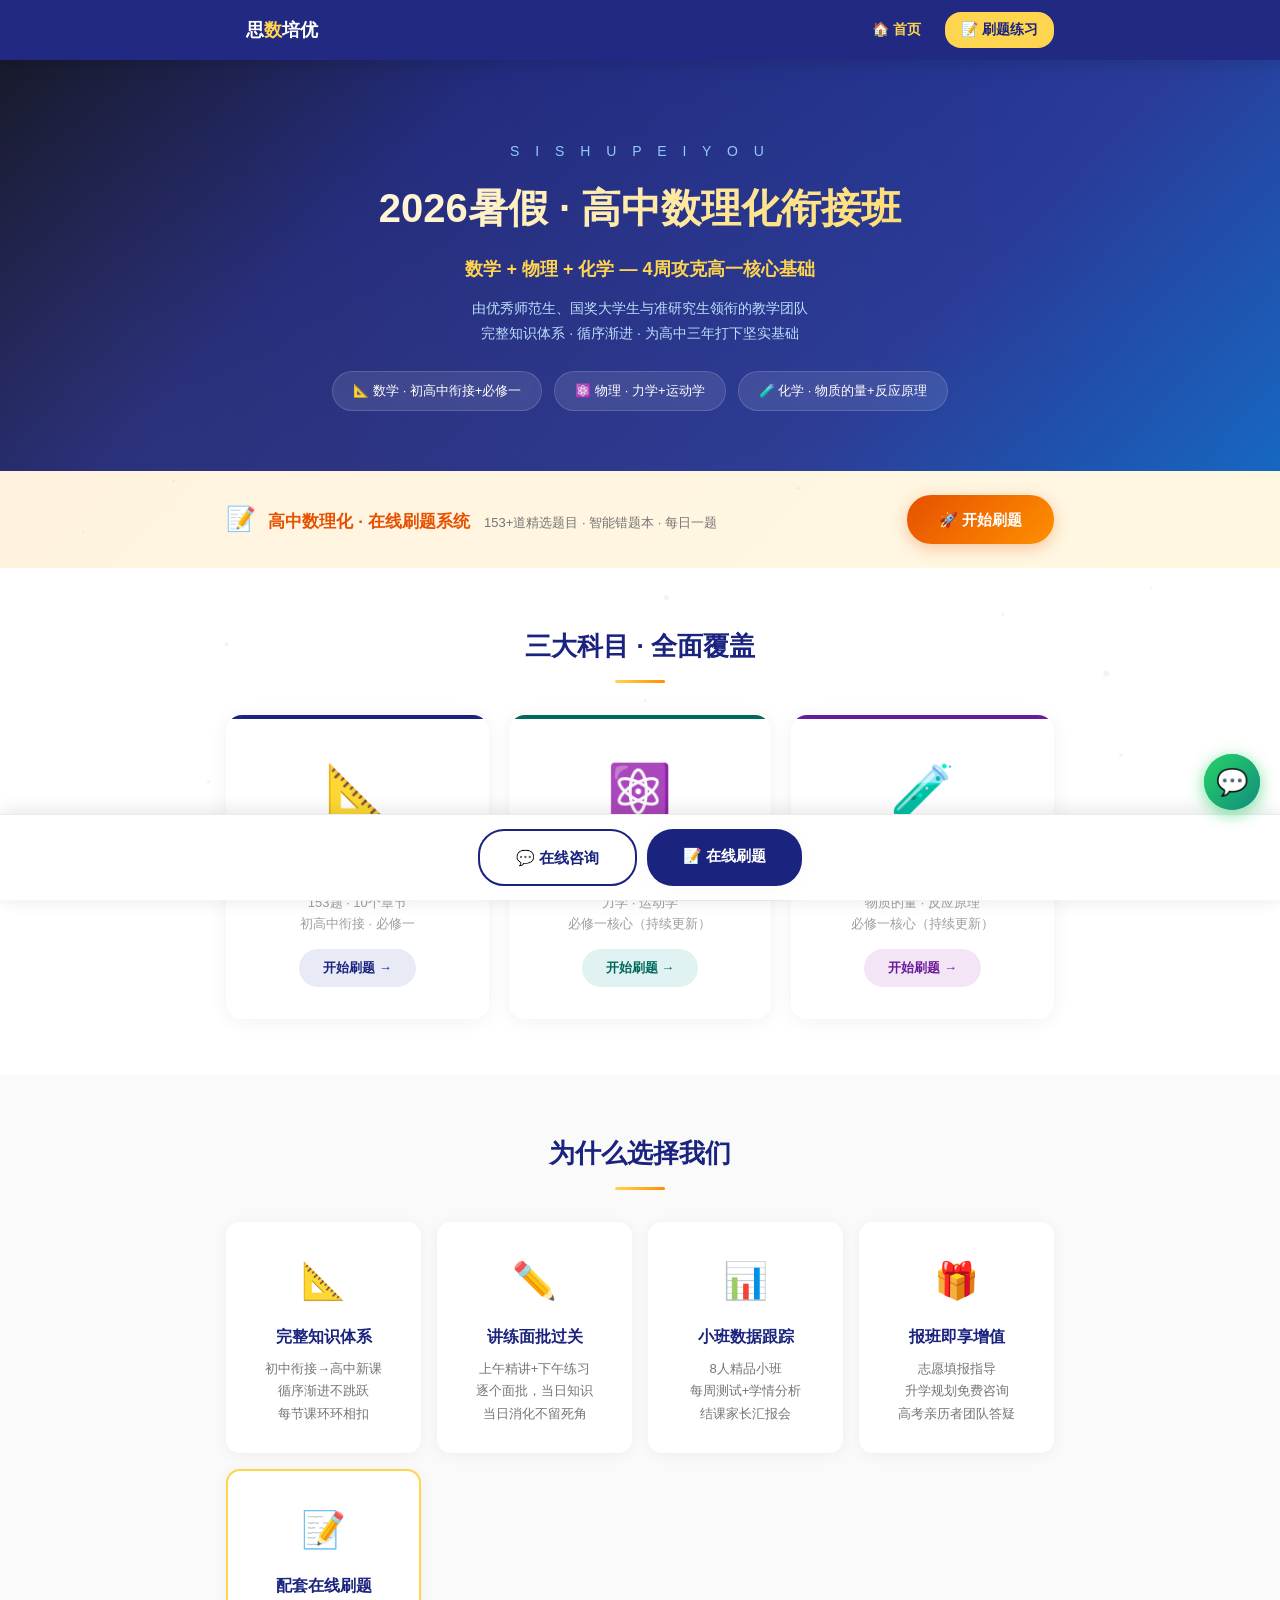
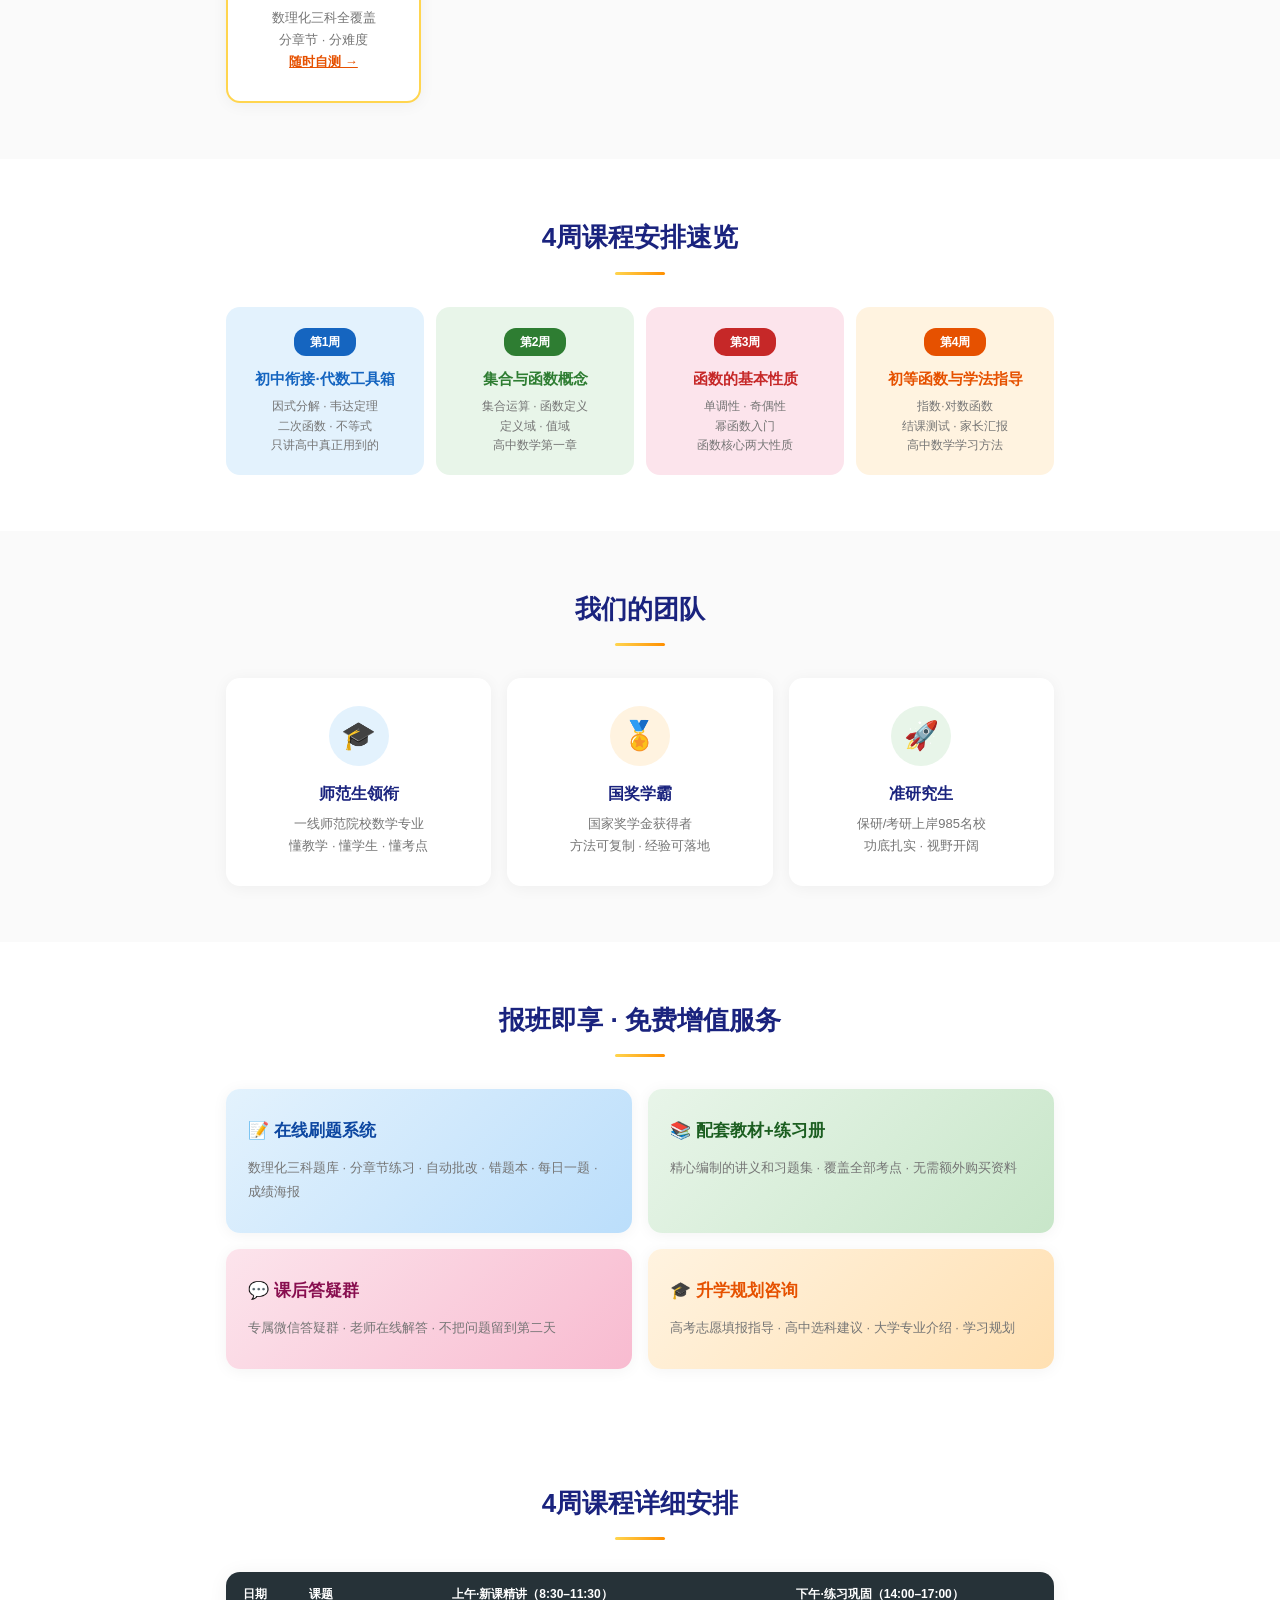
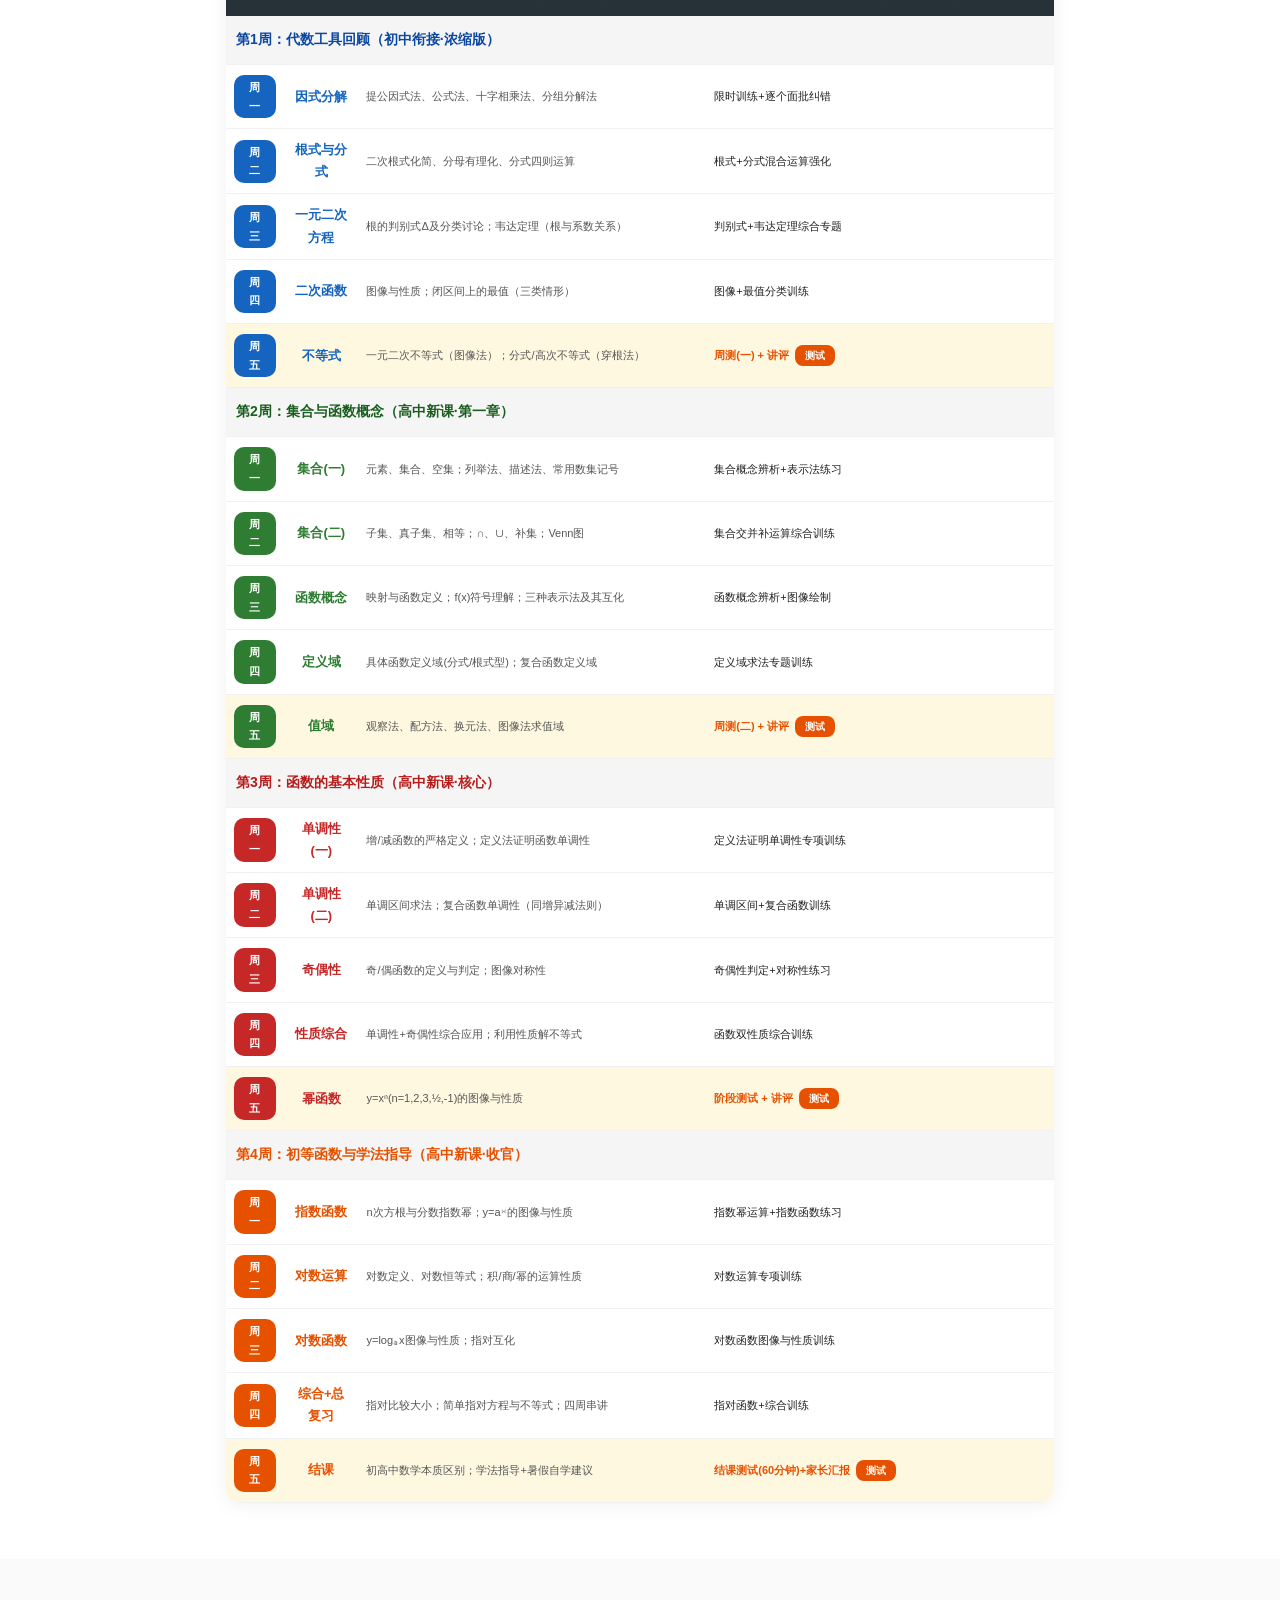
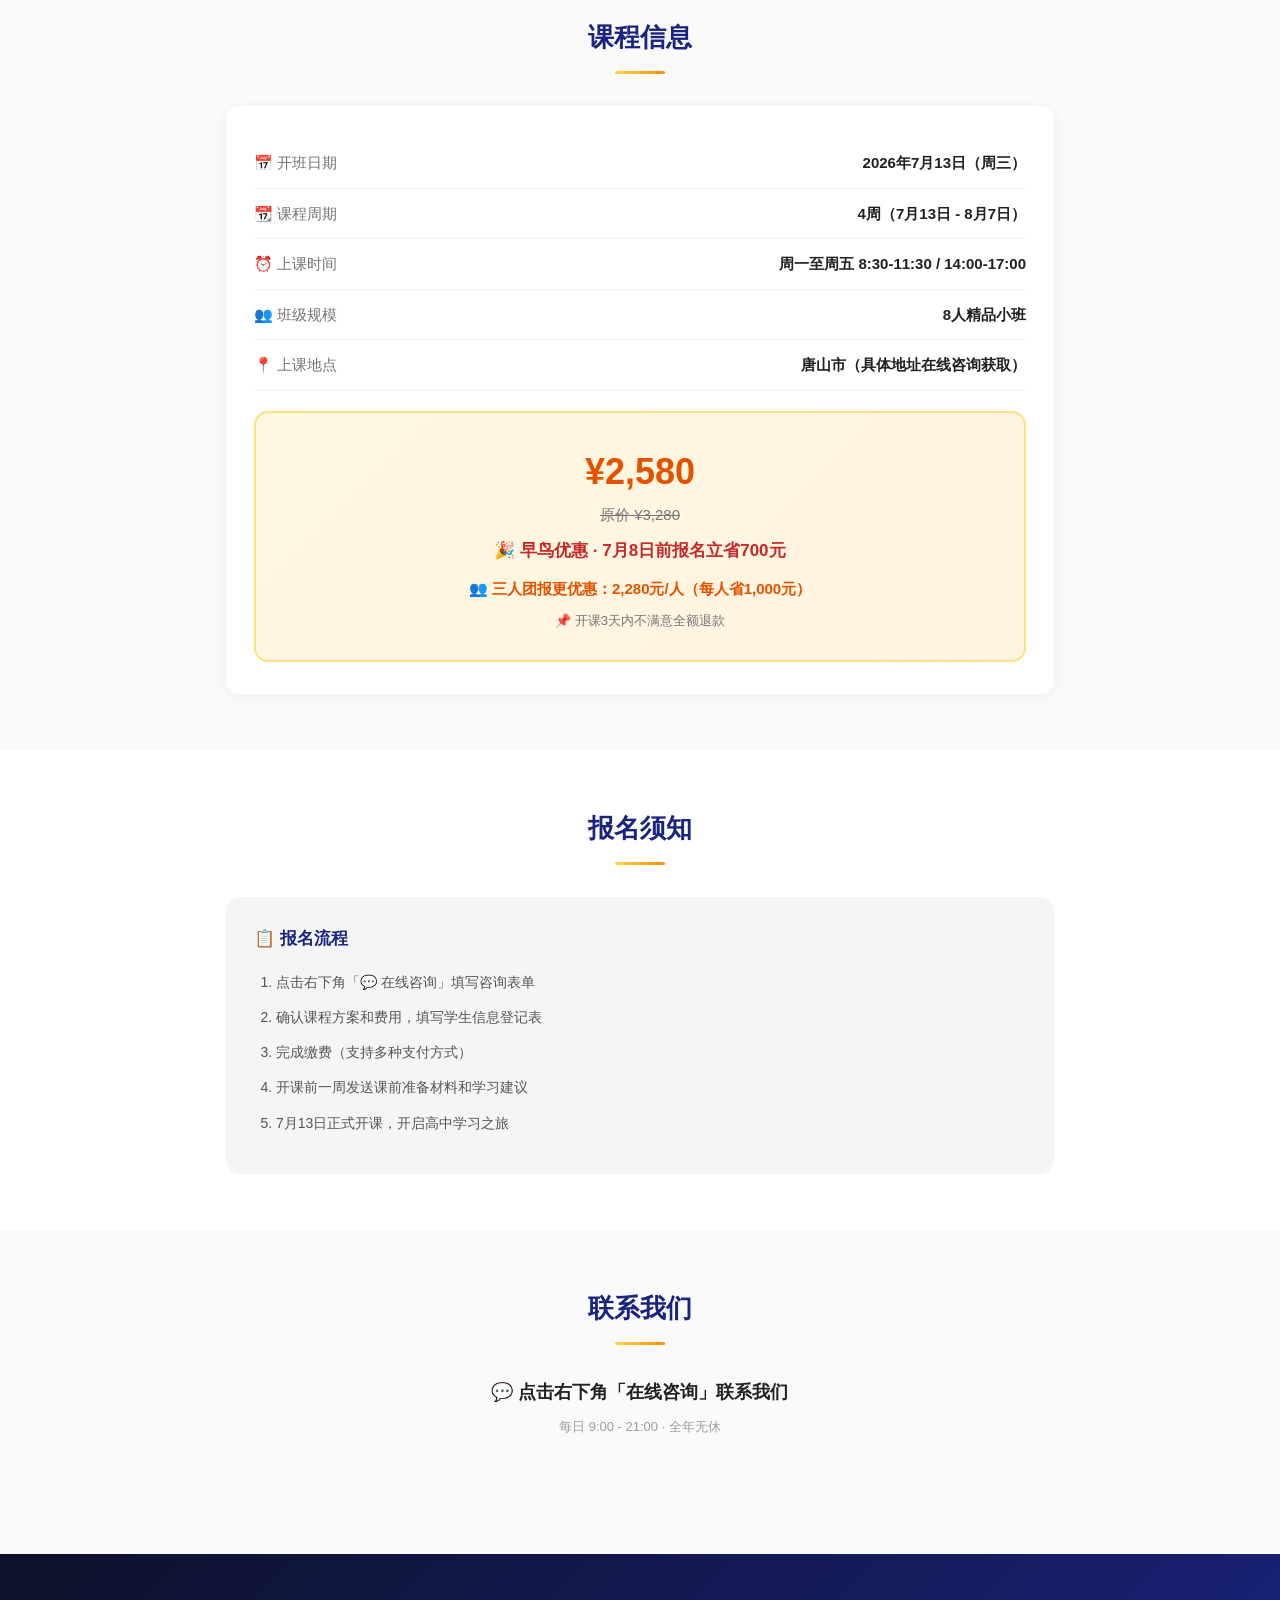
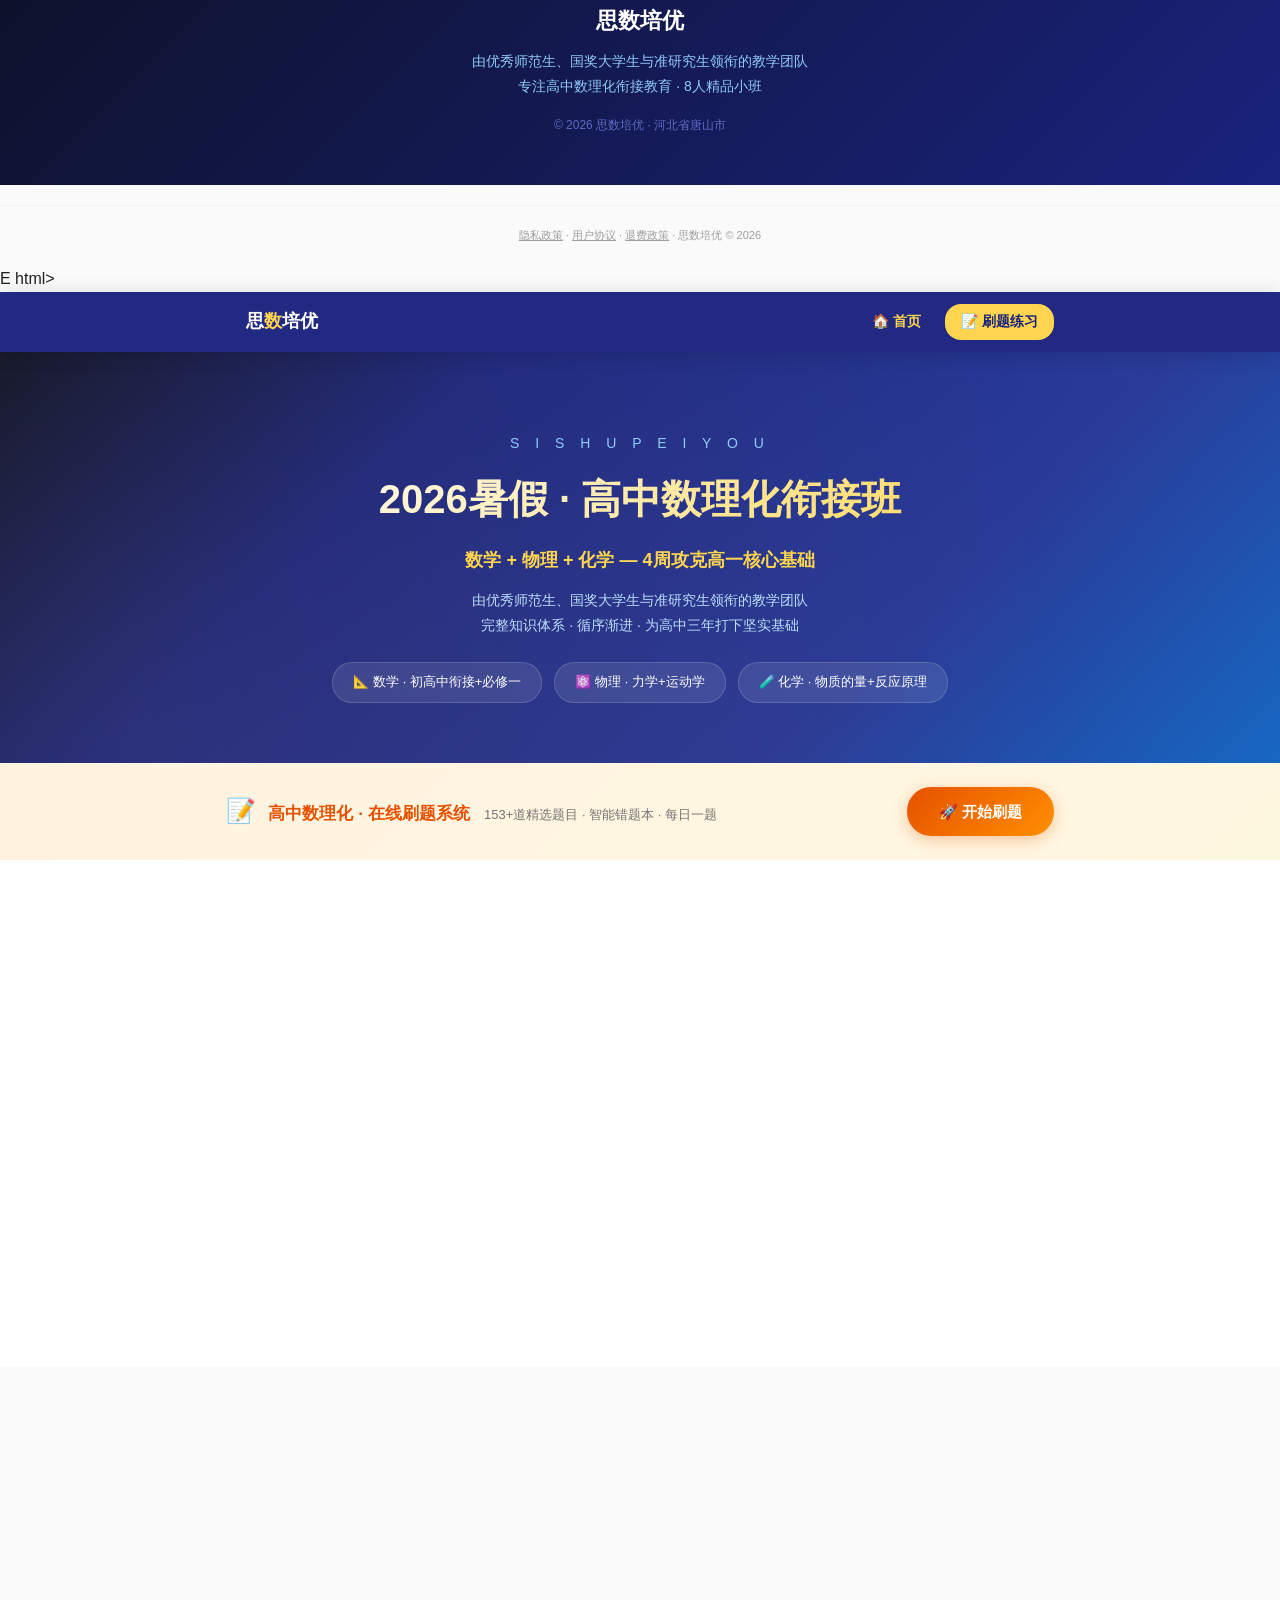
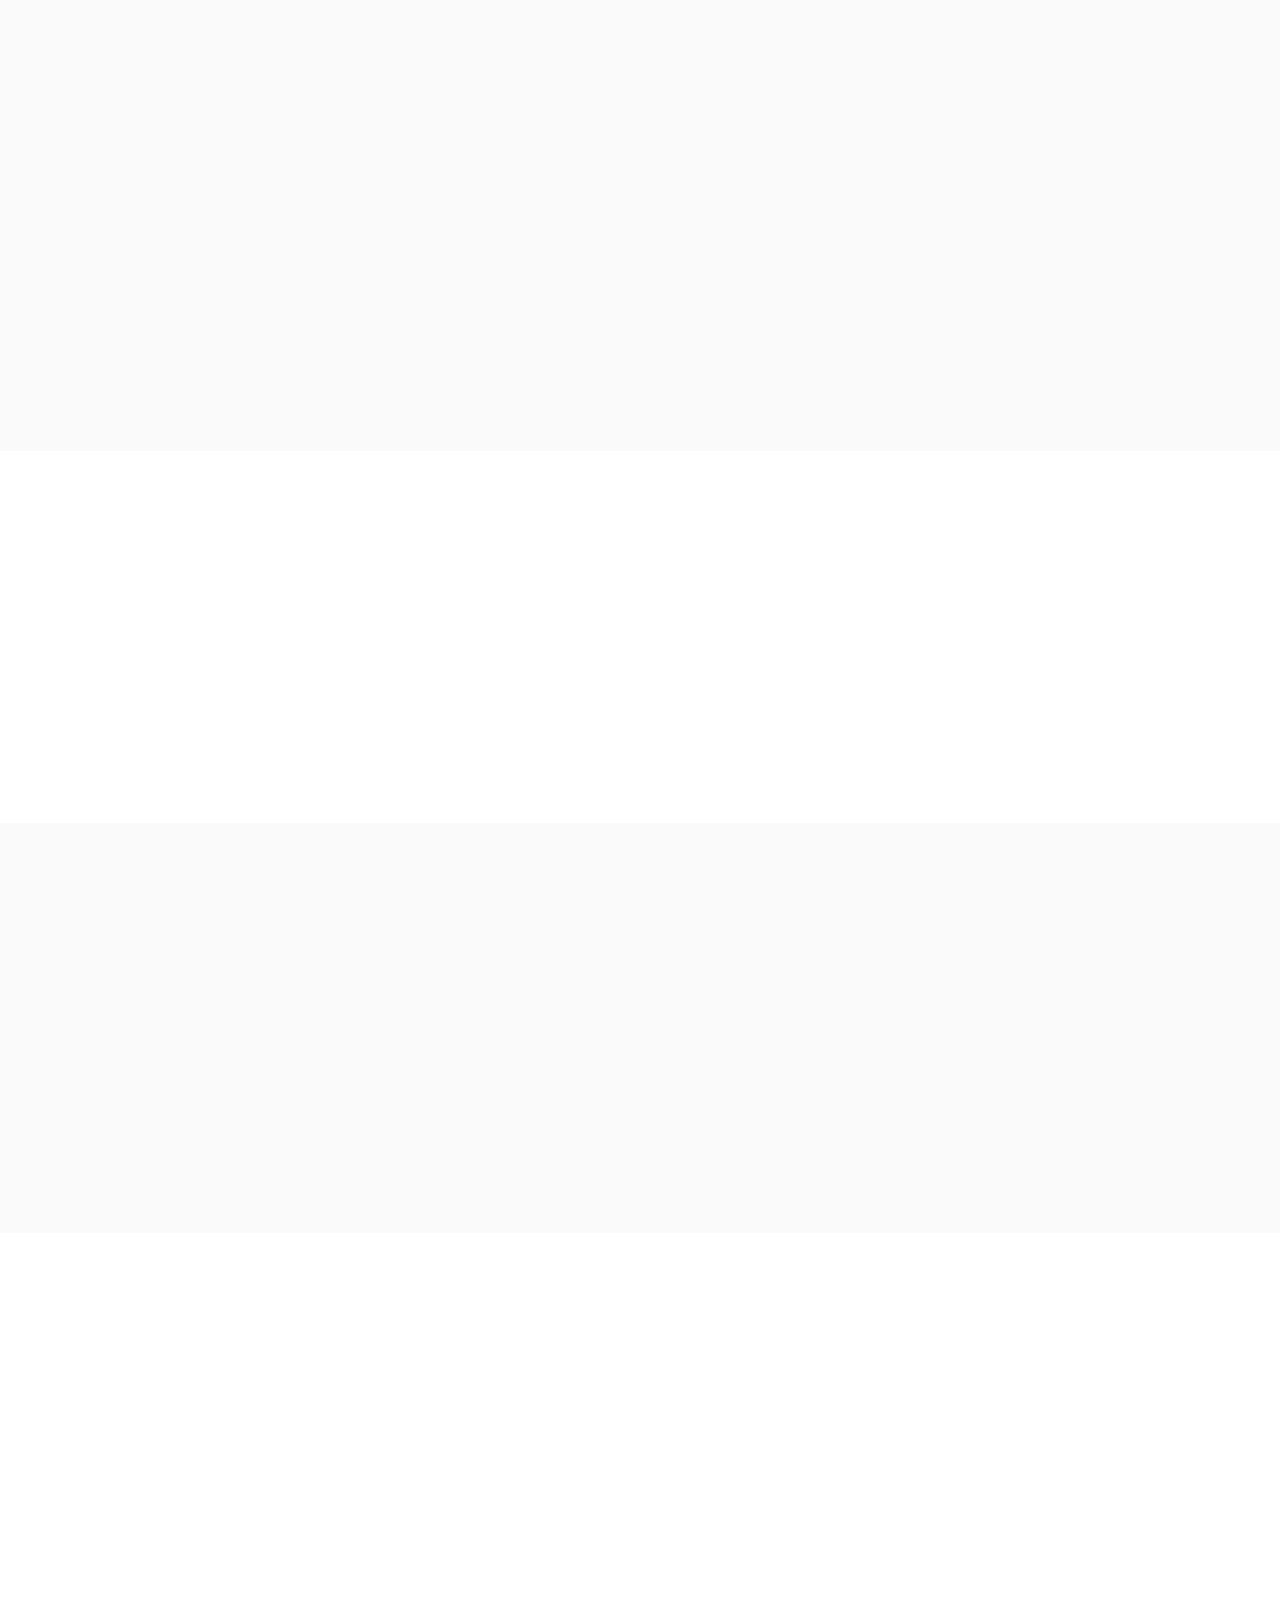
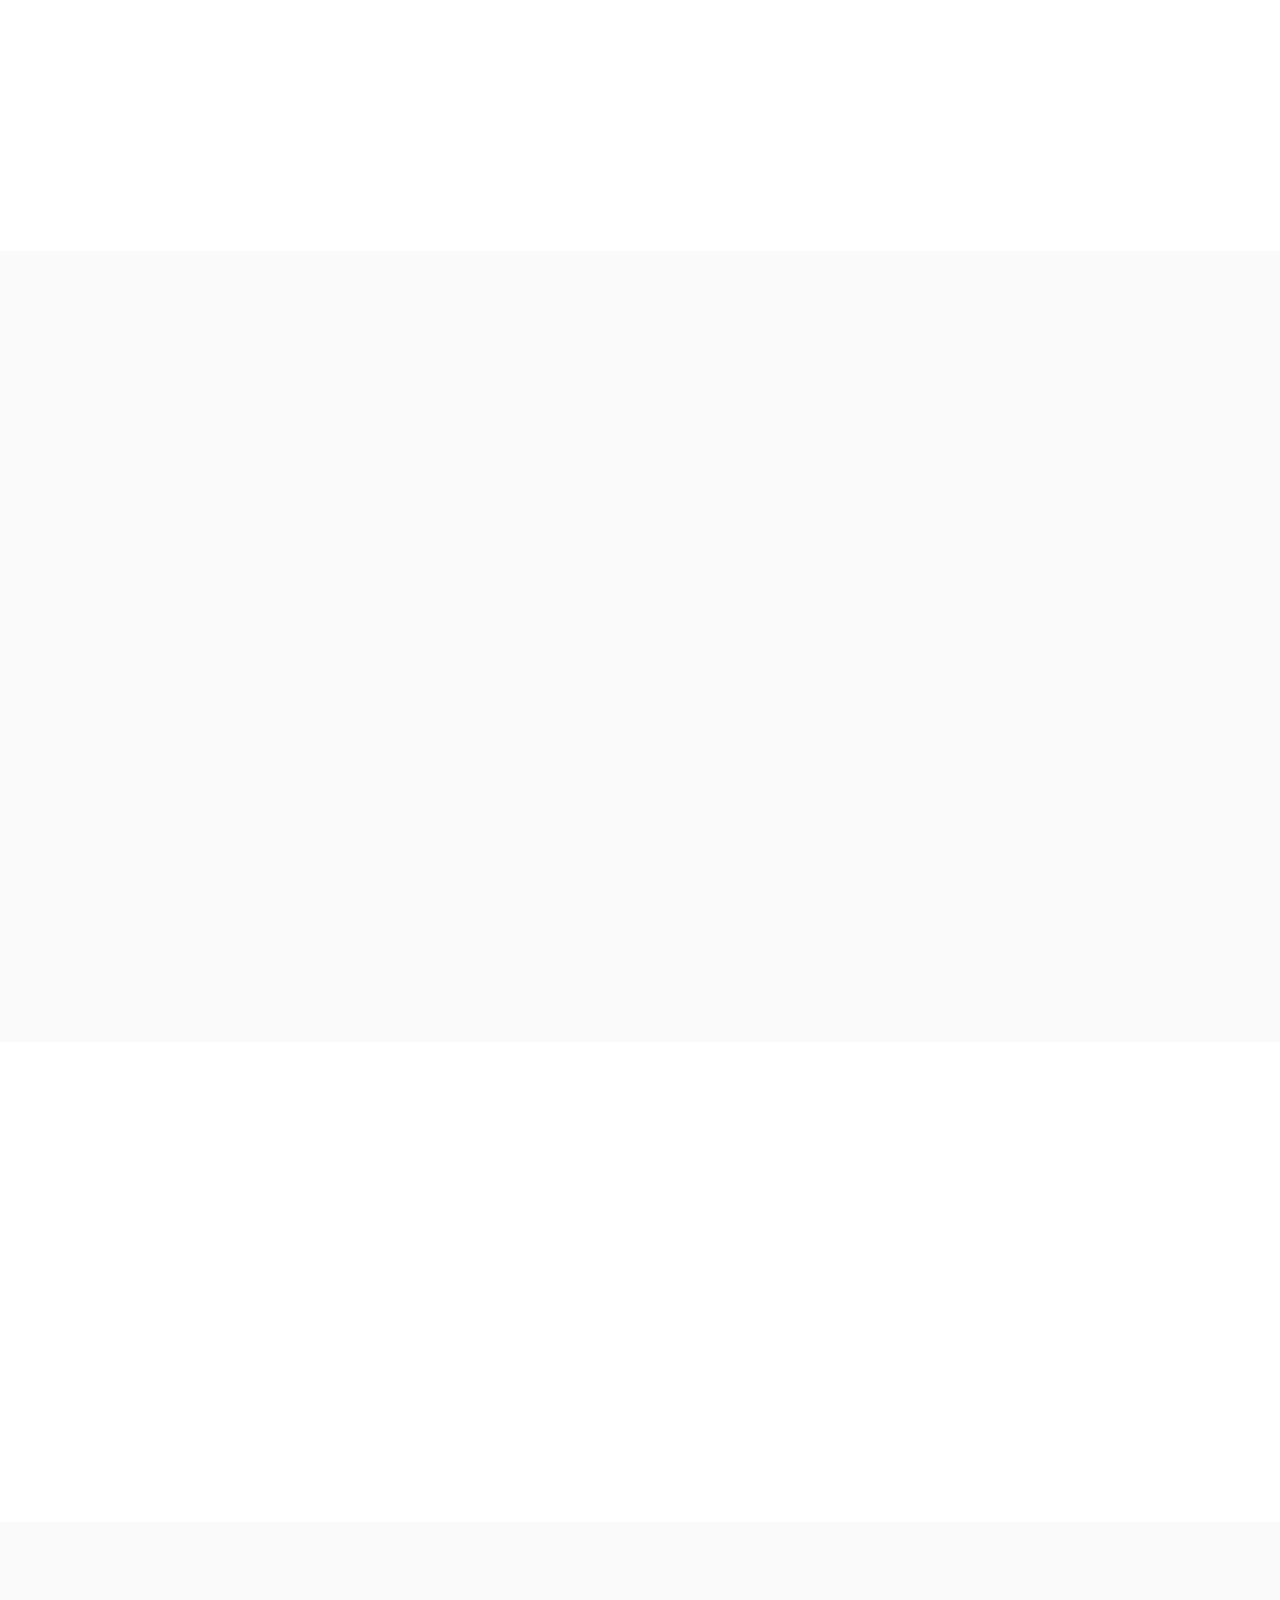
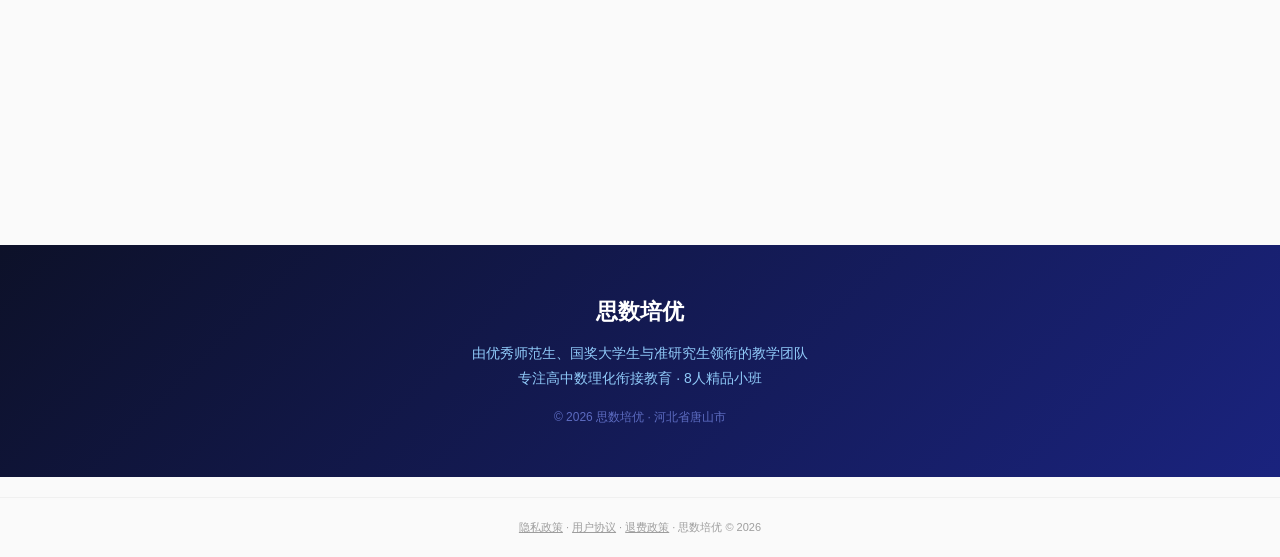
<file: index.html>
<!DOCTYPE html>
<html lang="zh-CN">
<head>
<meta charset="UTF-8">
<meta name="viewport" content="width=device-width, initial-scale=1.0">
<title>思数培优 · 2026暑假高中数理化衔接班</title>
<style>
*{margin:0;padding:0;box-sizing:border-box;}
body{font-family:'Microsoft YaHei','微软雅黑',sans-serif;color:#212121;line-height:1.7;background:#fafafa;overflow-x:hidden;}
.container{max-width:860px;margin:0 auto;padding:0 16px;}

/* === Scroll animations === */
.fade-up{opacity:0;transform:translateY(40px);transition:opacity .6s ease,transform .6s ease;}
.fade-up.visible{opacity:1;transform:translateY(0);}

/* === Ripple === */
.ripple{position:relative;overflow:hidden;}
.ripple::after{content:'';position:absolute;border-radius:50%;background:rgba(255,255,255,.4);width:0;height:0;top:50%;left:50%;transform:translate(-50%,-50%);transition:width .6s,height .6s,opacity .6s;}
.ripple:active::after{width:300px;height:300px;opacity:0;}

/* === Nav === */
.nav{background:rgba(26,35,126,.97);backdrop-filter:blur(10px);padding:12px 0;position:sticky;top:0;z-index:99;box-shadow:0 2px 20px rgba(0,0,0,.15);}
.nav .container{display:flex;align-items:center;justify-content:space-between;}
.nav .logo{color:#fff;font-weight:900;font-size:18px;text-decoration:none;transition:transform .2s;}
.nav .logo:hover{transform:scale(1.05);}
.nav .logo span{color:#ffd54f;}
.nav a{color:#bbdefb;text-decoration:none;font-size:14px;margin-left:20px;transition:all .2s;}
.nav a:hover{color:#ffd54f;transform:scale(1.05);}
.nav .btn-quiz{background:#ffd54f;color:#1a237e;padding:6px 16px;border-radius:16px;font-weight:700;display:inline-block;}
.nav .btn-quiz:hover{background:#ffc107;transform:scale(1.05);box-shadow:0 4px 12px rgba(255,213,79,.4);}

/* === Hero === */
.hero{background:linear-gradient(135deg,#0d1129 0%,#1a237e 30%,#283593 70%,#1565c0 100%);color:#fff;padding:80px 0 60px;text-align:center;position:relative;overflow:hidden;}
.hero::before{content:'';position:absolute;top:-50%;left:-50%;width:200%;height:200%;background:radial-gradient(circle at 30% 70%,rgba(255,213,79,.08) 0%,transparent 50%),radial-gradient(circle at 70% 30%,rgba(66,165,245,.06) 0%,transparent 50%);animation:heroFloat 15s ease-in-out infinite;}
@keyframes heroFloat{0%,100%{transform:translate(0,0);}50%{transform:translate(-20px,-20px);}}
.hero .container{position:relative;z-index:1;}
.hero .tag{font-size:14px;color:#90caf9;letter-spacing:6px;margin-bottom:10px;text-transform:uppercase;}
.hero h1{font-size:40px;font-weight:900;margin-bottom:12px;background:linear-gradient(135deg,#fff,#ffd54f);-webkit-background-clip:text;-webkit-text-fill-color:transparent;}
.hero .sub{font-size:18px;color:#ffd54f;font-weight:700;margin-bottom:8px;}
.hero .desc{font-size:14px;color:#bbdefb;line-height:1.8;margin-top:12px;}
.hero .hero-badges{display:flex;gap:12px;justify-content:center;flex-wrap:wrap;margin-top:24px;}
.hero .hero-badge{background:rgba(255,255,255,.1);backdrop-filter:blur(4px);border:1px solid rgba(255,255,255,.15);padding:8px 20px;border-radius:20px;font-size:13px;color:#fff;transition:transform .2s;}
.hero .hero-badge:hover{transform:scale(1.08);background:rgba(255,255,255,.18);}

/* === Section === */
.sec{padding:56px 0;}
.sec h2{font-size:26px;text-align:center;margin-bottom:6px;color:#1a237e;font-weight:900;}
.sec .subtitle{text-align:center;font-size:14px;color:#9e9e9e;margin-bottom:32px;}
.section-line{width:50px;height:3px;background:linear-gradient(90deg,#ffd54f,#ff8f00);margin:12px auto 32px;border-radius:2px;}

/* === Subject cards (new!) === */
.subj-section{background:#fff;}
.subj-grid{display:grid;grid-template-columns:repeat(3,1fr);gap:20px;}
.subj-box{background:#fff;border-radius:16px;padding:32px 24px;text-align:center;box-shadow:0 2px 20px rgba(0,0,0,.06);transition:transform .3s,box-shadow .3s;cursor:pointer;position:relative;overflow:hidden;}
.subj-box::before{content:'';position:absolute;top:0;left:0;right:0;height:4px;transition:height .3s;}
.subj-box:hover{transform:translateY(-6px);box-shadow:0 12px 40px rgba(0,0,0,.12);}
.subj-box:hover::before{height:100%;opacity:.03;}
.subj-box.math::before{background:#1a237e;}
.subj-box.physics::before{background:#00695c;}
.subj-box.chemistry::before{background:#6a1b9a;}
.subj-box .sj-icon{font-size:52px;margin-bottom:14px;}
.subj-box .sj-name{font-size:22px;font-weight:900;margin-bottom:6px;}
.subj-box .sj-meta{font-size:13px;color:#9e9e9e;line-height:1.6;}
.subj-box .sj-link{display:inline-block;margin-top:14px;padding:8px 24px;border-radius:20px;font-size:13px;font-weight:700;text-decoration:none;transition:all .2s;}
.subj-box.math .sj-link{background:#e8eaf6;color:#1a237e;}
.subj-box.physics .sj-link{background:#e0f2f1;color:#00695c;}
.subj-box.chemistry .sj-link{background:#f3e5f5;color:#6a1b9a;}
.subj-box .sj-link:hover{transform:scale(1.05);}

/* === Cards === */
.cards{display:grid;grid-template-columns:repeat(auto-fit,minmax(190px,1fr));gap:16px;}
.card{background:#fff;border-radius:14px;padding:28px 20px;box-shadow:0 2px 16px rgba(0,0,0,.05);text-align:center;transition:transform .3s,box-shadow .3s;cursor:default;}
.card:hover{transform:translateY(-4px);box-shadow:0 8px 30px rgba(0,0,0,.1);}
.card .icon{font-size:36px;margin-bottom:12px;}
.card h4{font-size:16px;color:#1a237e;margin-bottom:8px;}
.card p{font-size:13px;color:#757575;line-height:1.7;}

/* === Week cards === */
.week-cards{display:grid;grid-template-columns:repeat(4,1fr);gap:12px;}
.week-card{border-radius:14px;padding:20px 14px;text-align:center;cursor:pointer;transition:all .3s;position:relative;overflow:hidden;}
.week-card::after{content:'点击查看课表 →';position:absolute;bottom:8px;left:50%;transform:translateX(-50%) translateY(20px);font-size:11px;opacity:0;transition:all .3s;}
.week-card:hover{transform:translateY(-6px) scale(1.03);box-shadow:0 12px 36px rgba(0,0,0,.12);}
.week-card:hover::after{opacity:1;transform:translateX(-50%) translateY(0);}
.week-card .badge{display:inline-block;padding:4px 16px;border-radius:12px;font-size:12px;font-weight:700;color:#fff;margin-bottom:10px;}
.week-card h4{font-size:15px;font-weight:700;margin-bottom:6px;}
.week-card p{font-size:12px;color:#757575;line-height:1.6;transition:all .3s;}
.week-card:hover p{padding-bottom:16px;}
.color-blue{background:#e3f2fd;}.color-blue h4{color:#1565c0;}
.color-green{background:#e8f5e9;}.color-green h4{color:#2e7d32;}
.color-red{background:#fce4ec;}.color-red h4{color:#c62828;}
.color-orange{background:#fff3e0;}.color-orange h4{color:#e65100;}
.badge-blue{background:#1565c0;}.badge-green{background:#2e7d32;}
.badge-red{background:#c62828;}.badge-orange{background:#e65100;}

/* === Team === */
.team-cards{display:grid;grid-template-columns:repeat(3,1fr);gap:16px;}
.team-card{background:#fff;border-radius:14px;padding:28px 18px;text-align:center;box-shadow:0 2px 16px rgba(0,0,0,.05);transition:transform .3s,box-shadow .3s;}
.team-card:hover{transform:translateY(-4px);box-shadow:0 8px 30px rgba(0,0,0,.1);}
.team-card .avatar{width:60px;height:60px;border-radius:50%;margin:0 auto 14px;display:flex;align-items:center;justify-content:center;font-size:28px;transition:transform .3s;}
.team-card:hover .avatar{transform:scale(1.1);}
.team-card h4{font-size:16px;color:#1a237e;margin-bottom:6px;}
.team-card p{font-size:13px;color:#757575;line-height:1.7;}

/* === Extra === */
.extra-cards{display:grid;grid-template-columns:repeat(2,1fr);gap:16px;}
.extra-card{border-radius:14px;padding:28px 22px;box-shadow:0 2px 16px rgba(0,0,0,.05);transition:transform .3s,box-shadow .3s;cursor:default;}
.extra-card:hover{transform:translateY(-3px);box-shadow:0 8px 28px rgba(0,0,0,.1);}
.extra-card h4{font-size:17px;font-weight:700;margin-bottom:10px;}
.extra-card p{font-size:13px;color:#757575;line-height:1.9;}

/* === Schedule table === */
.schedule-wrap{border-radius:14px;overflow:hidden;box-shadow:0 2px 20px rgba(0,0,0,.06);}
.schedule-table{width:100%;border-collapse:collapse;font-size:12px;background:#fff;}
.schedule-table th{background:#263238;color:#fff;padding:12px 8px;font-weight:700;font-size:12px;text-align:center;}
.schedule-table td{padding:10px 8px;border-bottom:1px solid #f0f0f0;text-align:center;vertical-align:middle;transition:background .2s;}
.schedule-table tbody tr:hover td{background:#f5f8ff;}
.schedule-table .day-tag{display:inline-block;padding:3px 12px;border-radius:10px;color:#fff;font-weight:700;font-size:11px;}
.schedule-table .topic{font-weight:700;font-size:13px;}
.schedule-table .am{text-align:left;font-size:11px;color:#555;}
.schedule-table .pm{text-align:left;font-size:11px;}
.schedule-table .test-row td{background:#fff8e1!important;}
.schedule-table .test-tag{display:inline-block;background:#e65100;color:#fff;padding:2px 10px;border-radius:8px;font-size:10px;font-weight:700;margin-left:6px;}
.week-title-tr td{background:#f5f5f5!important;font-weight:700;font-size:14px;padding:12px 10px;text-align:left;scroll-margin-top:60px;}

/* === Price === */
.price-box{background:linear-gradient(135deg,#fff8e1,#fff3e0);border:2px solid #ffe082;border-radius:14px;padding:28px 24px;text-align:center;margin-top:20px;transition:transform .3s;}
.price-box:hover{transform:scale(1.02);}
.price-box .main-price{font-size:36px;font-weight:900;color:#e65100;}
.price-box .early{font-size:17px;font-weight:700;color:#c62828;margin:10px 0;}
.price-box .group{font-size:15px;color:#e65100;font-weight:700;}

/* === Info === */
.info-box{background:#fff;border-radius:14px;padding:32px 28px;box-shadow:0 2px 16px rgba(0,0,0,.05);}
.info-row{display:flex;justify-content:space-between;padding:12px 0;border-bottom:1px solid #f0f0f0;font-size:15px;}
.info-row:last-child{border:none;}
.info-row .label{color:#757575;}
.info-row .value{font-weight:700;color:#212121;}

/* === Notice === */
.notice-box{background:#f5f5f5;border-radius:14px;padding:28px;}
.notice-box h4{color:#1a237e;font-size:17px;margin-bottom:16px;}
.notice-box ol{padding-left:22px;}
.notice-box li{font-size:14px;color:#555;margin-bottom:10px;line-height:1.8;}

/* === CTA === */
.cta-bar{position:fixed;bottom:0;left:0;right:0;background:rgba(255,255,255,.97);backdrop-filter:blur(10px);border-top:1px solid rgba(0,0,0,.08);padding:14px 16px;display:flex;gap:10px;justify-content:center;z-index:100;box-shadow:0 -2px 20px rgba(0,0,0,.06);}
.cta-btn{padding:14px 36px;border-radius:26px;font-size:15px;font-weight:700;text-decoration:none;display:inline-block;text-align:center;transition:all .3s;}
.cta-btn:hover{transform:scale(1.05) translateY(-2px);box-shadow:0 6px 20px rgba(0,0,0,.15);}
.cta-phone{background:#fff;color:#1a237e;border:2px solid #1a237e;}
.cta-wx{background:#1a237e;color:#fff;}

/* === Footer === */
.footer{background:linear-gradient(135deg,#0d1129,#1a237e);color:#fff;text-align:center;padding:48px 16px;margin-top:60px;}
.footer h3{font-size:22px;margin-bottom:10px;}
.footer p{font-size:14px;color:#90caf9;line-height:1.8;}

/* === Particles === */
.particles{position:fixed;top:0;left:0;width:100%;height:100%;pointer-events:none;z-index:0;}

@media(max-width:640px){
  .hero h1{font-size:26px;}
  .hero .sub{font-size:15px;}
  .cards,.team-cards,.extra-cards,.subj-grid{grid-template-columns:1fr;}
  .week-cards{grid-template-columns:repeat(2,1fr);}
  .schedule-table{font-size:10px;}
  .schedule-table th,.schedule-table td{padding:6px 3px;}
  .cta-bar{flex-direction:column;}
}

.modal-overlay{position:fixed;top:0;left:0;width:100%;height:100%;background:rgba(0,0,0,.6);z-index:9999;display:none;align-items:center;justify-content:center;}
.modal-overlay.show{display:flex;}
.modal-box{background:#fff;border-radius:16px;width:90%;max-width:420px;max-height:90vh;overflow-y:auto;box-shadow:0 8px 40px rgba(0,0,0,.2);}
.modal-box .mb-head{padding:20px 24px;background:linear-gradient(135deg,#1a237e,#283593);color:#fff;border-radius:16px 16px 0 0;display:flex;justify-content:space-between;align-items:center;}
.modal-box .mb-head h3{margin:0;font-size:18px;}
.modal-box .mb-close{background:none;border:none;color:#fff;font-size:24px;cursor:pointer;}
.modal-box .mb-body{padding:24px;}
.modal-box label{display:block;font-size:13px;font-weight:700;color:#555;margin-bottom:6px;}
.modal-box input,.modal-box textarea,.modal-box select{width:100%;padding:10px 14px;border:2px solid #e0e0e0;border-radius:10px;font-size:14px;margin-bottom:16px;font-family:inherit;}
.modal-box input:focus,.modal-box textarea:focus{outline:none;border-color:#1a237e;}
.modal-box textarea{resize:vertical;min-height:80px;}
.modal-box .mb-submit{width:100%;padding:14px;background:linear-gradient(135deg,#1a237e,#283593);color:#fff;border:none;border-radius:12px;font-size:16px;font-weight:700;cursor:pointer;}
.modal-box .mb-note{font-size:12px;color:#9e9e9e;text-align:center;margin-top:12px;}
.consult-fab{position:fixed;bottom:90px;right:20px;width:56px;height:56px;border-radius:50%;background:linear-gradient(135deg,#25d366,#128c7e);color:#fff;font-size:26px;border:none;cursor:pointer;box-shadow:0 4px 16px rgba(37,211,102,.35);z-index:998;display:flex;align-items:center;justify-content:center;transition:transform .2s;animation:pulse 2s infinite;}
.consult-fab:hover{transform:scale(1.1);}
@keyframes pulse{0%,100%{box-shadow:0 4px 16px rgba(37,211,102,.35);}50%{box-shadow:0 4px 28px rgba(37,211,102,.6);}}
</style>
</head>
<body>

<canvas class="particles" id="particles"></canvas>

<!-- Nav -->
<nav class="nav">
  <div class="container">
    <a href="index.html" class="logo">思<span>数</span>培优</a>
    <div>
      <a href="index.html" style="color:#ffd54f;font-weight:700;">🏠 首页</a>
      <a href="subjects.html" class="btn-quiz">📝 刷题练习</a>
    </div>
  </div>
</nav>

<!-- Hero -->
<section class="hero">
  <div class="container">
    <div class="tag">S I S H U  P E I  Y O U</div>
    <h1>2026暑假 · 高中数理化衔接班</h1>
    <div class="sub">数学 + 物理 + 化学 — 4周攻克高一核心基础</div>
    <div class="desc">由优秀师范生、国奖大学生与准研究生领衔的教学团队<br>完整知识体系 · 循序渐进 · 为高中三年打下坚实基础</div>
    <div class="hero-badges">
      <span class="hero-badge">📐 数学 · 初高中衔接+必修一</span>
      <span class="hero-badge">⚛️ 物理 · 力学+运动学</span>
      <span class="hero-badge">🧪 化学 · 物质的量+反应原理</span>
    </div>
  </div>
</section>

<!-- Quiz Banner -->
<section style="background:linear-gradient(135deg,#fff3e0,#fff8e1);padding:24px 0;">
  <div class="container" style="display:flex;align-items:center;justify-content:space-between;flex-wrap:wrap;gap:14px;">
    <div>
      <span style="font-size:24px;margin-right:8px;">📝</span>
      <strong style="font-size:17px;color:#e65100;">高中数理化 · 在线刷题系统</strong>
      <span style="font-size:13px;color:#757575;margin-left:10px;">153+道精选题目 · 智能错题本 · 每日一题</span>
    </div>
    <a href="subjects.html" class="ripple" style="background:linear-gradient(135deg,#e65100,#ff8f00);color:#fff;padding:12px 32px;border-radius:24px;font-weight:700;text-decoration:none;font-size:15px;display:inline-block;transition:all .3s;box-shadow:0 4px 16px rgba(230,81,0,.3);">🚀 开始刷题</a>
  </div>
</section>

<!-- 科目速览 -->
<section class="sec subj-section">
  <div class="container fade-up">
    <h2>三大科目 · 全面覆盖</h2>
    <div class="section-line"></div>
    <div class="subj-grid">
      <a href="quiz.html" class="subj-box math" style="text-decoration:none;color:inherit;">
        <div class="sj-icon">📐</div>
        <div class="sj-name">数学</div>
        <div class="sj-meta">153题 · 10个章节<br>初高中衔接 · 必修一</div>
        <span class="sj-link">开始刷题 →</span>
      </a>
      <a href="quiz-physics.html" class="subj-box physics" style="text-decoration:none;color:inherit;">
        <div class="sj-icon">⚛️</div>
        <div class="sj-name">物理</div>
        <div class="sj-meta">力学 · 运动学<br>必修一核心（持续更新）</div>
        <span class="sj-link">开始刷题 →</span>
      </a>
      <a href="quiz-chemistry.html" class="subj-box chemistry" style="text-decoration:none;color:inherit;">
        <div class="sj-icon">🧪</div>
        <div class="sj-name">化学</div>
        <div class="sj-meta">物质的量 · 反应原理<br>必修一核心（持续更新）</div>
        <span class="sj-link">开始刷题 →</span>
      </a>
    </div>
  </div>
</section>

<!-- 四大优势 -->
<section class="sec">
  <div class="container fade-up">
    <h2>为什么选择我们</h2>
    <div class="section-line"></div>
    <div class="cards">
      <div class="card"><div class="icon">📐</div><h4>完整知识体系</h4><p>初中衔接→高中新课<br>循序渐进不跳跃<br>每节课环环相扣</p></div>
      <div class="card"><div class="icon">✏️</div><h4>讲练面批过关</h4><p>上午精讲+下午练习<br>逐个面批，当日知识<br>当日消化不留死角</p></div>
      <div class="card"><div class="icon">📊</div><h4>小班数据跟踪</h4><p>8人精品小班<br>每周测试+学情分析<br>结课家长汇报会</p></div>
      <div class="card"><div class="icon">🎁</div><h4>报班即享增值</h4><p>志愿填报指导<br>升学规划免费咨询<br>高考亲历者团队答疑</p></div>
      <div class="card" style="border:2px solid #ffd54f;"><div class="icon">📝</div><h4>配套在线刷题</h4><p>数理化三科全覆盖<br>分章节 · 分难度<br><a href="subjects.html" style="color:#e65100;font-weight:700;">随时自测 →</a></p></div>
    </div>
  </div>
</section>

<!-- 课程速览 -->
<section class="sec" style="background:#fff;">
  <div class="container fade-up">
    <h2>4周课程安排速览</h2>
    <div class="section-line"></div>
    <div class="week-cards">
      <div class="week-card color-blue" onclick="document.getElementById('schedule-w1').scrollIntoView({behavior:'smooth'})">
        <span class="badge badge-blue">第1周</span>
        <h4>初中衔接·代数工具箱</h4>
        <p>因式分解 · 韦达定理<br>二次函数 · 不等式<br>只讲高中真正用到的</p>
      </div>
      <div class="week-card color-green" onclick="document.getElementById('schedule-w2').scrollIntoView({behavior:'smooth'})">
        <span class="badge badge-green">第2周</span>
        <h4>集合与函数概念</h4>
        <p>集合运算 · 函数定义<br>定义域 · 值域<br>高中数学第一章</p>
      </div>
      <div class="week-card color-red" onclick="document.getElementById('schedule-w3').scrollIntoView({behavior:'smooth'})">
        <span class="badge badge-red">第3周</span>
        <h4>函数的基本性质</h4>
        <p>单调性 · 奇偶性<br>幂函数入门<br>函数核心两大性质</p>
      </div>
      <div class="week-card color-orange" onclick="document.getElementById('schedule-w4').scrollIntoView({behavior:'smooth'})">
        <span class="badge badge-orange">第4周</span>
        <h4>初等函数与学法指导</h4>
        <p>指数·对数函数<br>结课测试 · 家长汇报<br>高中数学学习方法</p>
      </div>
    </div>
  </div>
</section>

<!-- 团队 -->
<section class="sec">
  <div class="container fade-up">
    <h2>我们的团队</h2>
    <div class="section-line"></div>
    <div class="team-cards">
      <div class="team-card">
        <div class="avatar" style="background:#e3f2fd;color:#1565c0;">🎓</div>
        <h4>师范生领衔</h4>
        <p>一线师范院校数学专业<br>懂教学 · 懂学生 · 懂考点</p>
      </div>
      <div class="team-card">
        <div class="avatar" style="background:#fff3e0;color:#e65100;">🏅</div>
        <h4>国奖学霸</h4>
        <p>国家奖学金获得者<br>方法可复制 · 经验可落地</p>
      </div>
      <div class="team-card">
        <div class="avatar" style="background:#e8f5e9;color:#2e7d32;">🚀</div>
        <h4>准研究生</h4>
        <p>保研/考研上岸985名校<br>功底扎实 · 视野开阔</p>
      </div>
    </div>
  </div>
</section>

<!-- 增值服务 -->
<section class="sec" style="background:#fff;">
  <div class="container fade-up">
    <h2>报班即享 · 免费增值服务</h2>
    <div class="section-line"></div>
    <div class="extra-cards">
      <div class="extra-card" style="background:linear-gradient(135deg,#e3f2fd,#bbdefb);">
        <h4 style="color:#0d47a1;">📝 在线刷题系统</h4>
        <p>数理化三科题库 · 分章节练习 · 自动批改 · 错题本 · 每日一题 · 成绩海报</p>
      </div>
      <div class="extra-card" style="background:linear-gradient(135deg,#e8f5e9,#c8e6c9);">
        <h4 style="color:#1b5e20;">📚 配套教材+练习册</h4>
        <p>精心编制的讲义和习题集 · 覆盖全部考点 · 无需额外购买资料</p>
      </div>
      <div class="extra-card" style="background:linear-gradient(135deg,#fce4ec,#f8bbd0);">
        <h4 style="color:#880e4f;">💬 课后答疑群</h4>
        <p>专属微信答疑群 · 老师在线解答 · 不把问题留到第二天</p>
      </div>
      <div class="extra-card" style="background:linear-gradient(135deg,#fff3e0,#ffe0b2);">
        <h4 style="color:#e65100;">🎓 升学规划咨询</h4>
        <p>高考志愿填报指导 · 高中选科建议 · 大学专业介绍 · 学习规划</p>
      </div>
    </div>
  </div>
</section>

<!-- 详细课程表 -->
<section class="sec" style="background:#fff;">
  <div class="container fade-up">
    <h2>4周课程详细安排</h2>
    <div class="section-line"></div>
    <div class="schedule-wrap">
    <table class="schedule-table">
      <thead><tr><th style="width:7%">日期</th><th style="width:9%">课题</th><th style="width:42%">上午·新课精讲（8:30–11:30）</th><th style="width:42%">下午·练习巩固（14:00–17:00）</th></tr></thead>
      <tbody>
        <tr class="week-title-tr" id="schedule-w1"><td colspan="4" style="color:#0d47a1;">第1周：代数工具回顾（初中衔接·浓缩版）</td></tr>
        <tr><td><span class="day-tag badge-blue">周一</span></td><td class="topic" style="color:#1565c0">因式分解</td><td class="am">提公因式法、公式法、十字相乘法、分组分解法</td><td class="pm">限时训练+逐个面批纠错</td></tr>
        <tr><td><span class="day-tag badge-blue">周二</span></td><td class="topic" style="color:#1565c0">根式与分式</td><td class="am">二次根式化简、分母有理化、分式四则运算</td><td class="pm">根式+分式混合运算强化</td></tr>
        <tr><td><span class="day-tag badge-blue">周三</span></td><td class="topic" style="color:#1565c0">一元二次方程</td><td class="am">根的判别式Δ及分类讨论；韦达定理（根与系数关系）</td><td class="pm">判别式+韦达定理综合专题</td></tr>
        <tr><td><span class="day-tag badge-blue">周四</span></td><td class="topic" style="color:#1565c0">二次函数</td><td class="am">图像与性质；闭区间上的最值（三类情形）</td><td class="pm">图像+最值分类训练</td></tr>
        <tr class="test-row"><td><span class="day-tag badge-blue">周五</span></td><td class="topic" style="color:#1565c0">不等式</td><td class="am">一元二次不等式（图像法）；分式/高次不等式（穿根法）</td><td class="pm" style="color:#e65100;font-weight:700;">周测(一) + 讲评<span class="test-tag">测试</span></td></tr>

        <tr class="week-title-tr" id="schedule-w2"><td colspan="4" style="color:#1b5e20;">第2周：集合与函数概念（高中新课·第一章）</td></tr>
        <tr><td><span class="day-tag badge-green">周一</span></td><td class="topic" style="color:#2e7d32">集合(一)</td><td class="am">元素、集合、空集；列举法、描述法、常用数集记号</td><td class="pm">集合概念辨析+表示法练习</td></tr>
        <tr><td><span class="day-tag badge-green">周二</span></td><td class="topic" style="color:#2e7d32">集合(二)</td><td class="am">子集、真子集、相等；∩、∪、补集；Venn图</td><td class="pm">集合交并补运算综合训练</td></tr>
        <tr><td><span class="day-tag badge-green">周三</span></td><td class="topic" style="color:#2e7d32">函数概念</td><td class="am">映射与函数定义；f(x)符号理解；三种表示法及其互化</td><td class="pm">函数概念辨析+图像绘制</td></tr>
        <tr><td><span class="day-tag badge-green">周四</span></td><td class="topic" style="color:#2e7d32">定义域</td><td class="am">具体函数定义域(分式/根式型)；复合函数定义域</td><td class="pm">定义域求法专题训练</td></tr>
        <tr class="test-row"><td><span class="day-tag badge-green">周五</span></td><td class="topic" style="color:#2e7d32">值域</td><td class="am">观察法、配方法、换元法、图像法求值域</td><td class="pm" style="color:#e65100;font-weight:700;">周测(二) + 讲评<span class="test-tag">测试</span></td></tr>

        <tr class="week-title-tr" id="schedule-w3"><td colspan="4" style="color:#b71c1c;">第3周：函数的基本性质（高中新课·核心）</td></tr>
        <tr><td><span class="day-tag badge-red">周一</span></td><td class="topic" style="color:#c62828">单调性(一)</td><td class="am">增/减函数的严格定义；定义法证明函数单调性</td><td class="pm">定义法证明单调性专项训练</td></tr>
        <tr><td><span class="day-tag badge-red">周二</span></td><td class="topic" style="color:#c62828">单调性(二)</td><td class="am">单调区间求法；复合函数单调性（同增异减法则）</td><td class="pm">单调区间+复合函数训练</td></tr>
        <tr><td><span class="day-tag badge-red">周三</span></td><td class="topic" style="color:#c62828">奇偶性</td><td class="am">奇/偶函数的定义与判定；图像对称性</td><td class="pm">奇偶性判定+对称性练习</td></tr>
        <tr><td><span class="day-tag badge-red">周四</span></td><td class="topic" style="color:#c62828">性质综合</td><td class="am">单调性+奇偶性综合应用；利用性质解不等式</td><td class="pm">函数双性质综合训练</td></tr>
        <tr class="test-row"><td><span class="day-tag badge-red">周五</span></td><td class="topic" style="color:#c62828">幂函数</td><td class="am">y=xⁿ(n=1,2,3,½,-1)的图像与性质</td><td class="pm" style="color:#e65100;font-weight:700;">阶段测试 + 讲评<span class="test-tag">测试</span></td></tr>

        <tr class="week-title-tr" id="schedule-w4"><td colspan="4" style="color:#e65100;">第4周：初等函数与学法指导（高中新课·收官）</td></tr>
        <tr><td><span class="day-tag badge-orange">周一</span></td><td class="topic" style="color:#e65100">指数函数</td><td class="am">n次方根与分数指数幂；y=aˣ的图像与性质</td><td class="pm">指数幂运算+指数函数练习</td></tr>
        <tr><td><span class="day-tag badge-orange">周二</span></td><td class="topic" style="color:#e65100">对数运算</td><td class="am">对数定义、对数恒等式；积/商/幂的运算性质</td><td class="pm">对数运算专项训练</td></tr>
        <tr><td><span class="day-tag badge-orange">周三</span></td><td class="topic" style="color:#e65100">对数函数</td><td class="am">y=logₐx图像与性质；指对互化</td><td class="pm">对数函数图像与性质训练</td></tr>
        <tr><td><span class="day-tag badge-orange">周四</span></td><td class="topic" style="color:#e65100">综合+总复习</td><td class="am">指对比较大小；简单指对方程与不等式；四周串讲</td><td class="pm">指对函数+综合训练</td></tr>
        <tr class="test-row"><td><span class="day-tag badge-orange">周五</span></td><td class="topic" style="color:#e65100">结课</td><td class="am">初高中数学本质区别；学法指导+暑假自学建议</td><td class="pm" style="color:#e65100;font-weight:700;">结课测试(60分钟)+家长汇报<span class="test-tag">测试</span></td></tr>
      </tbody>
    </table>
    </div>
  </div>
</section>

<!-- 课程信息 -->
<section class="sec">
  <div class="container fade-up">
    <h2>课程信息</h2>
    <div class="section-line"></div>
    <div class="info-box">
      <div class="info-row"><span class="label">📅 开班日期</span><span class="value">2026年7月13日（周三）</span></div>
      <div class="info-row"><span class="label">📆 课程周期</span><span class="value">4周（7月13日 - 8月7日）</span></div>
      <div class="info-row"><span class="label">⏰ 上课时间</span><span class="value">周一至周五 8:30-11:30 / 14:00-17:00</span></div>
      <div class="info-row"><span class="label">👥 班级规模</span><span class="value">8人精品小班</span></div>
      <div class="info-row"><span class="label">📍 上课地点</span><span class="value">唐山市（具体地址在线咨询获取）</span></div>

      <div class="price-box">
        <div class="main-price">¥2,580</div>
        <div style="font-size:15px;color:#757575;text-decoration:line-through;">原价 ¥3,280</div>
        <div class="early">🎉 早鸟优惠 · 7月8日前报名立省700元</div>
        <div class="group">👥 三人团报更优惠：2,280元/人（每人省1,000元）</div>
        <div style="font-size:13px;color:#757575;margin-top:8px;">📌 开课3天内不满意全额退款</div>
      </div>
    </div>
  </div>
</section>

<!-- 报名须知 -->
<section class="sec" style="background:#fff;">
  <div class="container fade-up">
    <h2>报名须知</h2>
    <div class="section-line"></div>
    <div class="notice-box">
      <h4>📋 报名流程</h4>
      <ol>
        <li>点击右下角「💬 在线咨询」填写咨询表单</li>
        <li>确认课程方案和费用，填写学生信息登记表</li>
        <li>完成缴费（支持多种支付方式）</li>
        <li>开课前一周发送课前准备材料和学习建议</li>
        <li>7月13日正式开课，开启高中学习之旅</li>
      </ol>
    </div>
  </div>
</section>

<!-- 联系 -->
<section class="sec">
  <div class="container fade-up" style="text-align:center;">
    <h2>联系我们</h2>
    <div class="section-line"></div>
    <p style="font-size:18px;font-weight:700;">💬 点击右下角「在线咨询」联系我们</p>
    <p style="color:#757575;"></p>
    <p style="color:#9e9e9e;font-size:13px;margin-top:8px;">每日 9:00 - 21:00 · 全年无休</p>
  </div>
</section>

<!-- Footer -->
<footer class="footer">
  <h3>思数培优</h3>
  <p>由优秀师范生、国奖大学生与准研究生领衔的教学团队<br>专注高中数理化衔接教育 · 8人精品小班</p>
  <p style="margin-top:16px;font-size:12px;color:#5c6bc0;">© 2026 思数培优 · 河北省唐山市</p>
</footer>

<!-- CTA -->
<div class="cta-bar" id="ctaBar">
  <a href="#" onclick="openConsult();return false;" class="cta-btn cta-phone ripple">💬 在线咨询</a>
  <a href="subjects.html" class="cta-btn cta-wx ripple">📝 在线刷题</a>
</div>

<script>
// Scroll animations
const observer = new IntersectionObserver((entries) => {
  entries.forEach(e => { if(e.isIntersecting) e.target.classList.add('visible'); });
}, {threshold:0.15});
document.querySelectorAll('.fade-up').forEach(el => observer.observe(el));

// Hide CTA on scroll near footer
window.addEventListener('scroll', ()=>{
  const bar = document.getElementById('ctaBar');
  const footer = document.querySelector('.footer');
  if(!footer) return;
  const rect = footer.getBoundingClientRect();
  bar.style.display = rect.top < window.innerHeight ? 'none' : 'flex';
});

// Particle background
(function(){
  const canvas = document.getElementById('particles');
  if(!canvas) return;
  const ctx = canvas.getContext('2d');
  let w,h,particles=[];
  function resize(){w=canvas.width=window.innerWidth;h=canvas.height=window.innerHeight;}
  resize();window.addEventListener('resize',resize);
  for(let i=0;i<30;i++) particles.push({x:Math.random()*w,y:Math.random()*h,vx:(Math.random()-.5)*.5,vy:(Math.random()-.5)*.5,r:Math.random()*2+1});
  function animate(){
    ctx.clearRect(0,0,w,h);
    particles.forEach(p=>{
      p.x+=p.vx;p.y+=p.vy;
      if(p.x<0||p.x>w)p.vx*=-1;if(p.y<0||p.y>h)p.vy*=-1;
      ctx.beginPath();ctx.arc(p.x,p.y,p.r,0,Math.PI*2);
      ctx.fillStyle='rgba(26,35,126,.06)';ctx.fill();
    });
    requestAnimationFrame(animate);
  }
  animate();
})();
</script>

<div class="modal-overlay" id="consultModal">
  <div class="modal-box">
    <div class="mb-head">
      <h3>💬 在线咨询</h3>
      <button class="mb-close" onclick="closeConsult()">✕</button>
    </div>
    <div class="mb-body">
      <label>称呼</label>
      <input type="text" id="cName" placeholder="怎么称呼您？">
      <label>联系方式（手机/微信）</label>
      <input type="text" id="cContact" placeholder="请留下您的手机号或微信号">
      <label>学生年级</label>
      <select id="cGrade"><option value="">请选择</option><option>新高一</option><option>新高二</option><option>新高三</option><option>其他</option></select>
      <label>咨询内容</label>
      <textarea id="cMsg" placeholder="您想了解什么？（课程、费用、时间等）"></textarea>
      <button class="mb-submit" onclick="submitConsult()">📨 提交咨询</button>
      <p class="mb-note">我们会在24小时内回复您</p>
    </div>
  </div>
</div>
<button class="consult-fab" onclick="openConsult()" title="在线咨询">💬</button>

<script>
function openConsult(){document.getElementById('consultModal').classList.add('show');}
function closeConsult(){document.getElementById('consultModal').classList.remove('show');}
function submitConsult(){
  var n=document.getElementById('cName').value.trim();
  var t=document.getElementById('cContact').value.trim();
  if(!n||!t){alert('请至少填写称呼和联系方式');return;}
  var d={name:n,contact:t,grade:document.getElementById('cGrade').value,msg:document.getElementById('cMsg').value.trim(),date:new Date().toISOString(),page:location.href};
  var msgs=JSON.parse(localStorage.getItem('sishu_consults')||'[]');
  msgs.unshift(d);if(msgs.length>200)msgs=msgs.slice(0,200);
  localStorage.setItem('sishu_consults',JSON.stringify(msgs));
  alert('✅ 咨询已提交！我们会尽快联系您。');
  closeConsult();
  document.getElementById('cName').value='';document.getElementById('cContact').value='';
  document.getElementById('cMsg').value='';
}
</script>

<div class="compliance-footer"><div style="text-align:center;padding:20px;font-size:11px;color:#9e9e9e;border-top:1px solid #f0f0f0;margin-top:20px;"><a href="privacy.html" style="color:#9e9e9e;">隐私政策</a> · <a href="terms.html" style="color:#9e9e9e;">用户协议</a> · <a href="terms.html#退费" style="color:#9e9e9e;">退费政策</a> · 思数培优 © 2026</div></div>

E html>
<html lang="zh-CN">
<head>
<meta charset="UTF-8">
<meta name="viewport" content="width=device-width, initial-scale=1.0">
<title>思数培优 · 2026暑假高中数理化衔接班</title>
<style>
*{margin:0;padding:0;box-sizing:border-box;}
body{font-family:'Microsoft YaHei','微软雅黑',sans-serif;color:#212121;line-height:1.7;background:#fafafa;overflow-x:hidden;}
.container{max-width:860px;margin:0 auto;padding:0 16px;}

/* === Scroll animations === */
.fade-up{opacity:0;transform:translateY(40px);transition:opacity .6s ease,transform .6s ease;}
.fade-up.visible{opacity:1;transform:translateY(0);}

/* === Ripple === */
.ripple{position:relative;overflow:hidden;}
.ripple::after{content:'';position:absolute;border-radius:50%;background:rgba(255,255,255,.4);width:0;height:0;top:50%;left:50%;transform:translate(-50%,-50%);transition:width .6s,height .6s,opacity .6s;}
.ripple:active::after{width:300px;height:300px;opacity:0;}

/* === Nav === */
.nav{background:rgba(26,35,126,.97);backdrop-filter:blur(10px);padding:12px 0;position:sticky;top:0;z-index:99;box-shadow:0 2px 20px rgba(0,0,0,.15);}
.nav .container{display:flex;align-items:center;justify-content:space-between;}
.nav .logo{color:#fff;font-weight:900;font-size:18px;text-decoration:none;transition:transform .2s;}
.nav .logo:hover{transform:scale(1.05);}
.nav .logo span{color:#ffd54f;}
.nav a{color:#bbdefb;text-decoration:none;font-size:14px;margin-left:20px;transition:all .2s;}
.nav a:hover{color:#ffd54f;transform:scale(1.05);}
.nav .btn-quiz{background:#ffd54f;color:#1a237e;padding:6px 16px;border-radius:16px;font-weight:700;display:inline-block;}
.nav .btn-quiz:hover{background:#ffc107;transform:scale(1.05);box-shadow:0 4px 12px rgba(255,213,79,.4);}

/* === Hero === */
.hero{background:linear-gradient(135deg,#0d1129 0%,#1a237e 30%,#283593 70%,#1565c0 100%);color:#fff;padding:80px 0 60px;text-align:center;position:relative;overflow:hidden;}
.hero::before{content:'';position:absolute;top:-50%;left:-50%;width:200%;height:200%;background:radial-gradient(circle at 30% 70%,rgba(255,213,79,.08) 0%,transparent 50%),radial-gradient(circle at 70% 30%,rgba(66,165,245,.06) 0%,transparent 50%);animation:heroFloat 15s ease-in-out infinite;}
@keyframes heroFloat{0%,100%{transform:translate(0,0);}50%{transform:translate(-20px,-20px);}}
.hero .container{position:relative;z-index:1;}
.hero .tag{font-size:14px;color:#90caf9;letter-spacing:6px;margin-bottom:10px;text-transform:uppercase;}
.hero h1{font-size:40px;font-weight:900;margin-bottom:12px;background:linear-gradient(135deg,#fff,#ffd54f);-webkit-background-clip:text;-webkit-text-fill-color:transparent;}
.hero .sub{font-size:18px;color:#ffd54f;font-weight:700;margin-bottom:8px;}
.hero .desc{font-size:14px;color:#bbdefb;line-height:1.8;margin-top:12px;}
.hero .hero-badges{display:flex;gap:12px;justify-content:center;flex-wrap:wrap;margin-top:24px;}
.hero .hero-badge{background:rgba(255,255,255,.1);backdrop-filter:blur(4px);border:1px solid rgba(255,255,255,.15);padding:8px 20px;border-radius:20px;font-size:13px;color:#fff;transition:transform .2s;}
.hero .hero-badge:hover{transform:scale(1.08);background:rgba(255,255,255,.18);}

/* === Section === */
.sec{padding:56px 0;}
.sec h2{font-size:26px;text-align:center;margin-bottom:6px;color:#1a237e;font-weight:900;}
.sec .subtitle{text-align:center;font-size:14px;color:#9e9e9e;margin-bottom:32px;}
.section-line{width:50px;height:3px;background:linear-gradient(90deg,#ffd54f,#ff8f00);margin:12px auto 32px;border-radius:2px;}

/* === Subject cards (new!) === */
.subj-section{background:#fff;}
.subj-grid{display:grid;grid-template-columns:repeat(3,1fr);gap:20px;}
.subj-box{background:#fff;border-radius:16px;padding:32px 24px;text-align:center;box-shadow:0 2px 20px rgba(0,0,0,.06);transition:transform .3s,box-shadow .3s;cursor:pointer;position:relative;overflow:hidden;}
.subj-box::before{content:'';position:absolute;top:0;left:0;right:0;height:4px;transition:height .3s;}
.subj-box:hover{transform:translateY(-6px);box-shadow:0 12px 40px rgba(0,0,0,.12);}
.subj-box:hover::before{height:100%;opacity:.03;}
.subj-box.math::before{background:#1a237e;}
.subj-box.physics::before{background:#00695c;}
.subj-box.chemistry::before{background:#6a1b9a;}
.subj-box .sj-icon{font-size:52px;margin-bottom:14px;}
.subj-box .sj-name{font-size:22px;font-weight:900;margin-bottom:6px;}
.subj-box .sj-meta{font-size:13px;color:#9e9e9e;line-height:1.6;}
.subj-box .sj-link{display:inline-block;margin-top:14px;padding:8px 24px;border-radius:20px;font-size:13px;font-weight:700;text-decoration:none;transition:all .2s;}
.subj-box.math .sj-link{background:#e8eaf6;color:#1a237e;}
.subj-box.physics .sj-link{background:#e0f2f1;color:#00695c;}
.subj-box.chemistry .sj-link{background:#f3e5f5;color:#6a1b9a;}
.subj-box .sj-link:hover{transform:scale(1.05);}

/* === Cards === */
.cards{display:grid;grid-template-columns:repeat(auto-fit,minmax(190px,1fr));gap:16px;}
.card{background:#fff;border-radius:14px;padding:28px 20px;box-shadow:0 2px 16px rgba(0,0,0,.05);text-align:center;transition:transform .3s,box-shadow .3s;cursor:default;}
.card:hover{transform:translateY(-4px);box-shadow:0 8px 30px rgba(0,0,0,.1);}
.card .icon{font-size:36px;margin-bottom:12px;}
.card h4{font-size:16px;color:#1a237e;margin-bottom:8px;}
.card p{font-size:13px;color:#757575;line-height:1.7;}

/* === Week cards === */
.week-cards{display:grid;grid-template-columns:repeat(4,1fr);gap:12px;}
.week-card{border-radius:14px;padding:20px 14px;text-align:center;cursor:pointer;transition:all .3s;position:relative;overflow:hidden;}
.week-card::after{content:'点击查看课表 →';position:absolute;bottom:8px;left:50%;transform:translateX(-50%) translateY(20px);font-size:11px;opacity:0;transition:all .3s;}
.week-card:hover{transform:translateY(-6px) scale(1.03);box-shadow:0 12px 36px rgba(0,0,0,.12);}
.week-card:hover::after{opacity:1;transform:translateX(-50%) translateY(0);}
.week-card .badge{display:inline-block;padding:4px 16px;border-radius:12px;font-size:12px;font-weight:700;color:#fff;margin-bottom:10px;}
.week-card h4{font-size:15px;font-weight:700;margin-bottom:6px;}
.week-card p{font-size:12px;color:#757575;line-height:1.6;transition:all .3s;}
.week-card:hover p{padding-bottom:16px;}
.color-blue{background:#e3f2fd;}.color-blue h4{color:#1565c0;}
.color-green{background:#e8f5e9;}.color-green h4{color:#2e7d32;}
.color-red{background:#fce4ec;}.color-red h4{color:#c62828;}
.color-orange{background:#fff3e0;}.color-orange h4{color:#e65100;}
.badge-blue{background:#1565c0;}.badge-green{background:#2e7d32;}
.badge-red{background:#c62828;}.badge-orange{background:#e65100;}

/* === Team === */
.team-cards{display:grid;grid-template-columns:repeat(3,1fr);gap:16px;}
.team-card{background:#fff;border-radius:14px;padding:28px 18px;text-align:center;box-shadow:0 2px 16px rgba(0,0,0,.05);transition:transform .3s,box-shadow .3s;}
.team-card:hover{transform:translateY(-4px);box-shadow:0 8px 30px rgba(0,0,0,.1);}
.team-card .avatar{width:60px;height:60px;border-radius:50%;margin:0 auto 14px;display:flex;align-items:center;justify-content:center;font-size:28px;transition:transform .3s;}
.team-card:hover .avatar{transform:scale(1.1);}
.team-card h4{font-size:16px;color:#1a237e;margin-bottom:6px;}
.team-card p{font-size:13px;color:#757575;line-height:1.7;}

/* === Extra === */
.extra-cards{display:grid;grid-template-columns:repeat(2,1fr);gap:16px;}
.extra-card{border-radius:14px;padding:28px 22px;box-shadow:0 2px 16px rgba(0,0,0,.05);transition:transform .3s,box-shadow .3s;cursor:default;}
.extra-card:hover{transform:translateY(-3px);box-shadow:0 8px 28px rgba(0,0,0,.1);}
.extra-card h4{font-size:17px;font-weight:700;margin-bottom:10px;}
.extra-card p{font-size:13px;color:#757575;line-height:1.9;}

/* === Schedule table === */
.schedule-wrap{border-radius:14px;overflow:hidden;box-shadow:0 2px 20px rgba(0,0,0,.06);}
.schedule-table{width:100%;border-collapse:collapse;font-size:12px;background:#fff;}
.schedule-table th{background:#263238;color:#fff;padding:12px 8px;font-weight:700;font-size:12px;text-align:center;}
.schedule-table td{padding:10px 8px;border-bottom:1px solid #f0f0f0;text-align:center;vertical-align:middle;transition:background .2s;}
.schedule-table tbody tr:hover td{background:#f5f8ff;}
.schedule-table .day-tag{display:inline-block;padding:3px 12px;border-radius:10px;color:#fff;font-weight:700;font-size:11px;}
.schedule-table .topic{font-weight:700;font-size:13px;}
.schedule-table .am{text-align:left;font-size:11px;color:#555;}
.schedule-table .pm{text-align:left;font-size:11px;}
.schedule-table .test-row td{background:#fff8e1!important;}
.schedule-table .test-tag{display:inline-block;background:#e65100;color:#fff;padding:2px 10px;border-radius:8px;font-size:10px;font-weight:700;margin-left:6px;}
.week-title-tr td{background:#f5f5f5!important;font-weight:700;font-size:14px;padding:12px 10px;text-align:left;scroll-margin-top:60px;}

/* === Price === */
.price-box{background:linear-gradient(135deg,#fff8e1,#fff3e0);border:2px solid #ffe082;border-radius:14px;padding:28px 24px;text-align:center;margin-top:20px;transition:transform .3s;}
.price-box:hover{transform:scale(1.02);}
.price-box .main-price{font-size:36px;font-weight:900;color:#e65100;}
.price-box .early{font-size:17px;font-weight:700;color:#c62828;margin:10px 0;}
.price-box .group{font-size:15px;color:#e65100;font-weight:700;}

/* === Info === */
.info-box{background:#fff;border-radius:14px;padding:32px 28px;box-shadow:0 2px 16px rgba(0,0,0,.05);}
.info-row{display:flex;justify-content:space-between;padding:12px 0;border-bottom:1px solid #f0f0f0;font-size:15px;}
.info-row:last-child{border:none;}
.info-row .label{color:#757575;}
.info-row .value{font-weight:700;color:#212121;}

/* === Notice === */
.notice-box{background:#f5f5f5;border-radius:14px;padding:28px;}
.notice-box h4{color:#1a237e;font-size:17px;margin-bottom:16px;}
.notice-box ol{padding-left:22px;}
.notice-box li{font-size:14px;color:#555;margin-bottom:10px;line-height:1.8;}

/* === CTA === */
.cta-bar{position:fixed;bottom:0;left:0;right:0;background:rgba(255,255,255,.97);backdrop-filter:blur(10px);border-top:1px solid rgba(0,0,0,.08);padding:14px 16px;display:flex;gap:10px;justify-content:center;z-index:100;box-shadow:0 -2px 20px rgba(0,0,0,.06);}
.cta-btn{padding:14px 36px;border-radius:26px;font-size:15px;font-weight:700;text-decoration:none;display:inline-block;text-align:center;transition:all .3s;}
.cta-btn:hover{transform:scale(1.05) translateY(-2px);box-shadow:0 6px 20px rgba(0,0,0,.15);}
.cta-phone{background:#fff;color:#1a237e;border:2px solid #1a237e;}
.cta-wx{background:#1a237e;color:#fff;}

/* === Footer === */
.footer{background:linear-gradient(135deg,#0d1129,#1a237e);color:#fff;text-align:center;padding:48px 16px;margin-top:60px;}
.footer h3{font-size:22px;margin-bottom:10px;}
.footer p{font-size:14px;color:#90caf9;line-height:1.8;}

/* === Particles === */
.particles{position:fixed;top:0;left:0;width:100%;height:100%;pointer-events:none;z-index:0;}

@media(max-width:640px){
  .hero h1{font-size:26px;}
  .hero .sub{font-size:15px;}
  .cards,.team-cards,.extra-cards,.subj-grid{grid-template-columns:1fr;}
  .week-cards{grid-template-columns:repeat(2,1fr);}
  .schedule-table{font-size:10px;}
  .schedule-table th,.schedule-table td{padding:6px 3px;}
  .cta-bar{flex-direction:column;}
}

.modal-overlay{position:fixed;top:0;left:0;width:100%;height:100%;background:rgba(0,0,0,.6);z-index:9999;display:none;align-items:center;justify-content:center;}
.modal-overlay.show{display:flex;}
.modal-box{background:#fff;border-radius:16px;width:90%;max-width:420px;max-height:90vh;overflow-y:auto;box-shadow:0 8px 40px rgba(0,0,0,.2);}
.modal-box .mb-head{padding:20px 24px;background:linear-gradient(135deg,#1a237e,#283593);color:#fff;border-radius:16px 16px 0 0;display:flex;justify-content:space-between;align-items:center;}
.modal-box .mb-head h3{margin:0;font-size:18px;}
.modal-box .mb-close{background:none;border:none;color:#fff;font-size:24px;cursor:pointer;}
.modal-box .mb-body{padding:24px;}
.modal-box label{display:block;font-size:13px;font-weight:700;color:#555;margin-bottom:6px;}
.modal-box input,.modal-box textarea,.modal-box select{width:100%;padding:10px 14px;border:2px solid #e0e0e0;border-radius:10px;font-size:14px;margin-bottom:16px;font-family:inherit;}
.modal-box input:focus,.modal-box textarea:focus{outline:none;border-color:#1a237e;}
.modal-box textarea{resize:vertical;min-height:80px;}
.modal-box .mb-submit{width:100%;padding:14px;background:linear-gradient(135deg,#1a237e,#283593);color:#fff;border:none;border-radius:12px;font-size:16px;font-weight:700;cursor:pointer;}
.modal-box .mb-note{font-size:12px;color:#9e9e9e;text-align:center;margin-top:12px;}
.consult-fab{position:fixed;bottom:90px;right:20px;width:56px;height:56px;border-radius:50%;background:linear-gradient(135deg,#25d366,#128c7e);color:#fff;font-size:26px;border:none;cursor:pointer;box-shadow:0 4px 16px rgba(37,211,102,.35);z-index:998;display:flex;align-items:center;justify-content:center;transition:transform .2s;animation:pulse 2s infinite;}
.consult-fab:hover{transform:scale(1.1);}
@keyframes pulse{0%,100%{box-shadow:0 4px 16px rgba(37,211,102,.35);}50%{box-shadow:0 4px 28px rgba(37,211,102,.6);}}
</style>
</head>
<body>

<canvas class="particles" id="particles"></canvas>

<!-- Nav -->
<nav class="nav">
  <div class="container">
    <a href="index.html" class="logo">思<span>数</span>培优</a>
    <div>
      <a href="index.html" style="color:#ffd54f;font-weight:700;">🏠 首页</a>
      <a href="subjects.html" class="btn-quiz">📝 刷题练习</a>
    </div>
  </div>
</nav>

<!-- Hero -->
<section class="hero">
  <div class="container">
    <div class="tag">S I S H U  P E I  Y O U</div>
    <h1>2026暑假 · 高中数理化衔接班</h1>
    <div class="sub">数学 + 物理 + 化学 — 4周攻克高一核心基础</div>
    <div class="desc">由优秀师范生、国奖大学生与准研究生领衔的教学团队<br>完整知识体系 · 循序渐进 · 为高中三年打下坚实基础</div>
    <div class="hero-badges">
      <span class="hero-badge">📐 数学 · 初高中衔接+必修一</span>
      <span class="hero-badge">⚛️ 物理 · 力学+运动学</span>
      <span class="hero-badge">🧪 化学 · 物质的量+反应原理</span>
    </div>
  </div>
</section>

<!-- Quiz Banner -->
<section style="background:linear-gradient(135deg,#fff3e0,#fff8e1);padding:24px 0;">
  <div class="container" style="display:flex;align-items:center;justify-content:space-between;flex-wrap:wrap;gap:14px;">
    <div>
      <span style="font-size:24px;margin-right:8px;">📝</span>
      <strong style="font-size:17px;color:#e65100;">高中数理化 · 在线刷题系统</strong>
      <span style="font-size:13px;color:#757575;margin-left:10px;">153+道精选题目 · 智能错题本 · 每日一题</span>
    </div>
    <a href="subjects.html" class="ripple" style="background:linear-gradient(135deg,#e65100,#ff8f00);color:#fff;padding:12px 32px;border-radius:24px;font-weight:700;text-decoration:none;font-size:15px;display:inline-block;transition:all .3s;box-shadow:0 4px 16px rgba(230,81,0,.3);">🚀 开始刷题</a>
  </div>
</section>

<!-- 科目速览 -->
<section class="sec subj-section">
  <div class="container fade-up">
    <h2>三大科目 · 全面覆盖</h2>
    <div class="section-line"></div>
    <div class="subj-grid">
      <a href="quiz.html" class="subj-box math" style="text-decoration:none;color:inherit;">
        <div class="sj-icon">📐</div>
        <div class="sj-name">数学</div>
        <div class="sj-meta">153题 · 10个章节<br>初高中衔接 · 必修一</div>
        <span class="sj-link">开始刷题 →</span>
      </a>
      <a href="quiz-physics.html" class="subj-box physics" style="text-decoration:none;color:inherit;">
        <div class="sj-icon">⚛️</div>
        <div class="sj-name">物理</div>
        <div class="sj-meta">力学 · 运动学<br>必修一核心（持续更新）</div>
        <span class="sj-link">开始刷题 →</span>
      </a>
      <a href="quiz-chemistry.html" class="subj-box chemistry" style="text-decoration:none;color:inherit;">
        <div class="sj-icon">🧪</div>
        <div class="sj-name">化学</div>
        <div class="sj-meta">物质的量 · 反应原理<br>必修一核心（持续更新）</div>
        <span class="sj-link">开始刷题 →</span>
      </a>
    </div>
  </div>
</section>

<!-- 四大优势 -->
<section class="sec">
  <div class="container fade-up">
    <h2>为什么选择我们</h2>
    <div class="section-line"></div>
    <div class="cards">
      <div class="card"><div class="icon">📐</div><h4>完整知识体系</h4><p>初中衔接→高中新课<br>循序渐进不跳跃<br>每节课环环相扣</p></div>
      <div class="card"><div class="icon">✏️</div><h4>讲练面批过关</h4><p>上午精讲+下午练习<br>逐个面批，当日知识<br>当日消化不留死角</p></div>
      <div class="card"><div class="icon">📊</div><h4>小班数据跟踪</h4><p>8人精品小班<br>每周测试+学情分析<br>结课家长汇报会</p></div>
      <div class="card"><div class="icon">🎁</div><h4>报班即享增值</h4><p>志愿填报指导<br>升学规划免费咨询<br>高考亲历者团队答疑</p></div>
      <div class="card" style="border:2px solid #ffd54f;"><div class="icon">📝</div><h4>配套在线刷题</h4><p>数理化三科全覆盖<br>分章节 · 分难度<br><a href="subjects.html" style="color:#e65100;font-weight:700;">随时自测 →</a></p></div>
    </div>
  </div>
</section>

<!-- 课程速览 -->
<section class="sec" style="background:#fff;">
  <div class="container fade-up">
    <h2>4周课程安排速览</h2>
    <div class="section-line"></div>
    <div class="week-cards">
      <div class="week-card color-blue" onclick="document.getElementById('schedule-w1').scrollIntoView({behavior:'smooth'})">
        <span class="badge badge-blue">第1周</span>
        <h4>初中衔接·代数工具箱</h4>
        <p>因式分解 · 韦达定理<br>二次函数 · 不等式<br>只讲高中真正用到的</p>
      </div>
      <div class="week-card color-green" onclick="document.getElementById('schedule-w2').scrollIntoView({behavior:'smooth'})">
        <span class="badge badge-green">第2周</span>
        <h4>集合与函数概念</h4>
        <p>集合运算 · 函数定义<br>定义域 · 值域<br>高中数学第一章</p>
      </div>
      <div class="week-card color-red" onclick="document.getElementById('schedule-w3').scrollIntoView({behavior:'smooth'})">
        <span class="badge badge-red">第3周</span>
        <h4>函数的基本性质</h4>
        <p>单调性 · 奇偶性<br>幂函数入门<br>函数核心两大性质</p>
      </div>
      <div class="week-card color-orange" onclick="document.getElementById('schedule-w4').scrollIntoView({behavior:'smooth'})">
        <span class="badge badge-orange">第4周</span>
        <h4>初等函数与学法指导</h4>
        <p>指数·对数函数<br>结课测试 · 家长汇报<br>高中数学学习方法</p>
      </div>
    </div>
  </div>
</section>

<!-- 团队 -->
<section class="sec">
  <div class="container fade-up">
    <h2>我们的团队</h2>
    <div class="section-line"></div>
    <div class="team-cards">
      <div class="team-card">
        <div class="avatar" style="background:#e3f2fd;color:#1565c0;">🎓</div>
        <h4>师范生领衔</h4>
        <p>一线师范院校数学专业<br>懂教学 · 懂学生 · 懂考点</p>
      </div>
      <div class="team-card">
        <div class="avatar" style="background:#fff3e0;color:#e65100;">🏅</div>
        <h4>国奖学霸</h4>
        <p>国家奖学金获得者<br>方法可复制 · 经验可落地</p>
      </div>
      <div class="team-card">
        <div class="avatar" style="background:#e8f5e9;color:#2e7d32;">🚀</div>
        <h4>准研究生</h4>
        <p>保研/考研上岸985名校<br>功底扎实 · 视野开阔</p>
      </div>
    </div>
  </div>
</section>

<!-- 增值服务 -->
<section class="sec" style="background:#fff;">
  <div class="container fade-up">
    <h2>报班即享 · 免费增值服务</h2>
    <div class="section-line"></div>
    <div class="extra-cards">
      <div class="extra-card" style="background:linear-gradient(135deg,#e3f2fd,#bbdefb);">
        <h4 style="color:#0d47a1;">📝 在线刷题系统</h4>
        <p>数理化三科题库 · 分章节练习 · 自动批改 · 错题本 · 每日一题 · 成绩海报</p>
      </div>
      <div class="extra-card" style="background:linear-gradient(135deg,#e8f5e9,#c8e6c9);">
        <h4 style="color:#1b5e20;">📚 配套教材+练习册</h4>
        <p>精心编制的讲义和习题集 · 覆盖全部考点 · 无需额外购买资料</p>
      </div>
      <div class="extra-card" style="background:linear-gradient(135deg,#fce4ec,#f8bbd0);">
        <h4 style="color:#880e4f;">💬 课后答疑群</h4>
        <p>专属微信答疑群 · 老师在线解答 · 不把问题留到第二天</p>
      </div>
      <div class="extra-card" style="background:linear-gradient(135deg,#fff3e0,#ffe0b2);">
        <h4 style="color:#e65100;">🎓 升学规划咨询</h4>
        <p>高考志愿填报指导 · 高中选科建议 · 大学专业介绍 · 学习规划</p>
      </div>
    </div>
  </div>
</section>

<!-- 详细课程表 -->
<section class="sec" style="background:#fff;">
  <div class="container fade-up">
    <h2>4周课程详细安排</h2>
    <div class="section-line"></div>
    <div class="schedule-wrap">
    <table class="schedule-table">
      <thead><tr><th style="width:7%">日期</th><th style="width:9%">课题</th><th style="width:42%">上午·新课精讲（8:30–11:30）</th><th style="width:42%">下午·练习巩固（14:00–17:00）</th></tr></thead>
      <tbody>
        <tr class="week-title-tr" id="schedule-w1"><td colspan="4" style="color:#0d47a1;">第1周：代数工具回顾（初中衔接·浓缩版）</td></tr>
        <tr><td><span class="day-tag badge-blue">周一</span></td><td class="topic" style="color:#1565c0">因式分解</td><td class="am">提公因式法、公式法、十字相乘法、分组分解法</td><td class="pm">限时训练+逐个面批纠错</td></tr>
        <tr><td><span class="day-tag badge-blue">周二</span></td><td class="topic" style="color:#1565c0">根式与分式</td><td class="am">二次根式化简、分母有理化、分式四则运算</td><td class="pm">根式+分式混合运算强化</td></tr>
        <tr><td><span class="day-tag badge-blue">周三</span></td><td class="topic" style="color:#1565c0">一元二次方程</td><td class="am">根的判别式Δ及分类讨论；韦达定理（根与系数关系）</td><td class="pm">判别式+韦达定理综合专题</td></tr>
        <tr><td><span class="day-tag badge-blue">周四</span></td><td class="topic" style="color:#1565c0">二次函数</td><td class="am">图像与性质；闭区间上的最值（三类情形）</td><td class="pm">图像+最值分类训练</td></tr>
        <tr class="test-row"><td><span class="day-tag badge-blue">周五</span></td><td class="topic" style="color:#1565c0">不等式</td><td class="am">一元二次不等式（图像法）；分式/高次不等式（穿根法）</td><td class="pm" style="color:#e65100;font-weight:700;">周测(一) + 讲评<span class="test-tag">测试</span></td></tr>

        <tr class="week-title-tr" id="schedule-w2"><td colspan="4" style="color:#1b5e20;">第2周：集合与函数概念（高中新课·第一章）</td></tr>
        <tr><td><span class="day-tag badge-green">周一</span></td><td class="topic" style="color:#2e7d32">集合(一)</td><td class="am">元素、集合、空集；列举法、描述法、常用数集记号</td><td class="pm">集合概念辨析+表示法练习</td></tr>
        <tr><td><span class="day-tag badge-green">周二</span></td><td class="topic" style="color:#2e7d32">集合(二)</td><td class="am">子集、真子集、相等；∩、∪、补集；Venn图</td><td class="pm">集合交并补运算综合训练</td></tr>
        <tr><td><span class="day-tag badge-green">周三</span></td><td class="topic" style="color:#2e7d32">函数概念</td><td class="am">映射与函数定义；f(x)符号理解；三种表示法及其互化</td><td class="pm">函数概念辨析+图像绘制</td></tr>
        <tr><td><span class="day-tag badge-green">周四</span></td><td class="topic" style="color:#2e7d32">定义域</td><td class="am">具体函数定义域(分式/根式型)；复合函数定义域</td><td class="pm">定义域求法专题训练</td></tr>
        <tr class="test-row"><td><span class="day-tag badge-green">周五</span></td><td class="topic" style="color:#2e7d32">值域</td><td class="am">观察法、配方法、换元法、图像法求值域</td><td class="pm" style="color:#e65100;font-weight:700;">周测(二) + 讲评<span class="test-tag">测试</span></td></tr>

        <tr class="week-title-tr" id="schedule-w3"><td colspan="4" style="color:#b71c1c;">第3周：函数的基本性质（高中新课·核心）</td></tr>
        <tr><td><span class="day-tag badge-red">周一</span></td><td class="topic" style="color:#c62828">单调性(一)</td><td class="am">增/减函数的严格定义；定义法证明函数单调性</td><td class="pm">定义法证明单调性专项训练</td></tr>
        <tr><td><span class="day-tag badge-red">周二</span></td><td class="topic" style="color:#c62828">单调性(二)</td><td class="am">单调区间求法；复合函数单调性（同增异减法则）</td><td class="pm">单调区间+复合函数训练</td></tr>
        <tr><td><span class="day-tag badge-red">周三</span></td><td class="topic" style="color:#c62828">奇偶性</td><td class="am">奇/偶函数的定义与判定；图像对称性</td><td class="pm">奇偶性判定+对称性练习</td></tr>
        <tr><td><span class="day-tag badge-red">周四</span></td><td class="topic" style="color:#c62828">性质综合</td><td class="am">单调性+奇偶性综合应用；利用性质解不等式</td><td class="pm">函数双性质综合训练</td></tr>
        <tr class="test-row"><td><span class="day-tag badge-red">周五</span></td><td class="topic" style="color:#c62828">幂函数</td><td class="am">y=xⁿ(n=1,2,3,½,-1)的图像与性质</td><td class="pm" style="color:#e65100;font-weight:700;">阶段测试 + 讲评<span class="test-tag">测试</span></td></tr>

        <tr class="week-title-tr" id="schedule-w4"><td colspan="4" style="color:#e65100;">第4周：初等函数与学法指导（高中新课·收官）</td></tr>
        <tr><td><span class="day-tag badge-orange">周一</span></td><td class="topic" style="color:#e65100">指数函数</td><td class="am">n次方根与分数指数幂；y=aˣ的图像与性质</td><td class="pm">指数幂运算+指数函数练习</td></tr>
        <tr><td><span class="day-tag badge-orange">周二</span></td><td class="topic" style="color:#e65100">对数运算</td><td class="am">对数定义、对数恒等式；积/商/幂的运算性质</td><td class="pm">对数运算专项训练</td></tr>
        <tr><td><span class="day-tag badge-orange">周三</span></td><td class="topic" style="color:#e65100">对数函数</td><td class="am">y=logₐx图像与性质；指对互化</td><td class="pm">对数函数图像与性质训练</td></tr>
        <tr><td><span class="day-tag badge-orange">周四</span></td><td class="topic" style="color:#e65100">综合+总复习</td><td class="am">指对比较大小；简单指对方程与不等式；四周串讲</td><td class="pm">指对函数+综合训练</td></tr>
        <tr class="test-row"><td><span class="day-tag badge-orange">周五</span></td><td class="topic" style="color:#e65100">结课</td><td class="am">初高中数学本质区别；学法指导+暑假自学建议</td><td class="pm" style="color:#e65100;font-weight:700;">结课测试(60分钟)+家长汇报<span class="test-tag">测试</span></td></tr>
      </tbody>
    </table>
    </div>
  </div>
</section>

<!-- 课程信息 -->
<section class="sec">
  <div class="container fade-up">
    <h2>课程信息</h2>
    <div class="section-line"></div>
    <div class="info-box">
      <div class="info-row"><span class="label">📅 开班日期</span><span class="value">2026年7月13日（周三）</span></div>
      <div class="info-row"><span class="label">📆 课程周期</span><span class="value">4周（7月13日 - 8月7日）</span></div>
      <div class="info-row"><span class="label">⏰ 上课时间</span><span class="value">周一至周五 8:30-11:30 / 14:00-17:00</span></div>
      <div class="info-row"><span class="label">👥 班级规模</span><span class="value">8人精品小班</span></div>
      <div class="info-row"><span class="label">📍 上课地点</span><span class="value">唐山市（具体地址在线咨询获取）</span></div>

      <div class="price-box">
        <div class="main-price">¥2,580</div>
        <div style="font-size:15px;color:#757575;text-decoration:line-through;">原价 ¥3,280</div>
        <div class="early">🎉 早鸟优惠 · 7月8日前报名立省700元</div>
        <div class="group">👥 三人团报更优惠：2,280元/人（每人省1,000元）</div>
        <div style="font-size:13px;color:#757575;margin-top:8px;">📌 开课3天内不满意全额退款</div>
      </div>
    </div>
  </div>
</section>

<!-- 报名须知 -->
<section class="sec" style="background:#fff;">
  <div class="container fade-up">
    <h2>报名须知</h2>
    <div class="section-line"></div>
    <div class="notice-box">
      <h4>📋 报名流程</h4>
      <ol>
        <li>点击右下角「💬 在线咨询」填写咨询表单</li>
        <li>确认课程方案和费用，填写学生信息登记表</li>
        <li>完成缴费（支持多种支付方式）</li>
        <li>开课前一周发送课前准备材料和学习建议</li>
        <li>7月13日正式开课，开启高中学习之旅</li>
      </ol>
    </div>
  </div>
</section>

<!-- 联系 -->
<section class="sec">
  <div class="container fade-up" style="text-align:center;">
    <h2>联系我们</h2>
    <div class="section-line"></div>
    <p style="font-size:18px;font-weight:700;">💬 点击右下角「在线咨询」联系我们</p>
    <p style="color:#757575;"></p>
    <p style="color:#9e9e9e;font-size:13px;margin-top:8px;">每日 9:00 - 21:00 · 全年无休</p>
  </div>
</section>

<!-- Footer -->
<footer class="footer">
  <h3>思数培优</h3>
  <p>由优秀师范生、国奖大学生与准研究生领衔的教学团队<br>专注高中数理化衔接教育 · 8人精品小班</p>
  <p style="margin-top:16px;font-size:12px;color:#5c6bc0;">© 2026 思数培优 · 河北省唐山市</p>
</footer>

<!-- CTA -->
<div class="cta-bar" id="ctaBar">
  <a href="#" onclick="openConsult();return false;" class="cta-btn cta-phone ripple">💬 在线咨询</a>
  <a href="subjects.html" class="cta-btn cta-wx ripple">📝 在线刷题</a>
</div>

<script>
// Scroll animations
const observer = new IntersectionObserver((entries) => {
  entries.forEach(e => { if(e.isIntersecting) e.target.classList.add('visible'); });
}, {threshold:0.15});
document.querySelectorAll('.fade-up').forEach(el => observer.observe(el));

// Hide CTA on scroll near footer
window.addEventListener('scroll', ()=>{
  const bar = document.getElementById('ctaBar');
  const footer = document.querySelector('.footer');
  if(!footer) return;
  const rect = footer.getBoundingClientRect();
  bar.style.display = rect.top < window.innerHeight ? 'none' : 'flex';
});

// Particle background
(function(){
  const canvas = document.getElementById('particles');
  if(!canvas) return;
  const ctx = canvas.getContext('2d');
  let w,h,particles=[];
  function resize(){w=canvas.width=window.innerWidth;h=canvas.height=window.innerHeight;}
  resize();window.addEventListener('resize',resize);
  for(let i=0;i<30;i++) particles.push({x:Math.random()*w,y:Math.random()*h,vx:(Math.random()-.5)*.5,vy:(Math.random()-.5)*.5,r:Math.random()*2+1});
  function animate(){
    ctx.clearRect(0,0,w,h);
    particles.forEach(p=>{
      p.x+=p.vx;p.y+=p.vy;
      if(p.x<0||p.x>w)p.vx*=-1;if(p.y<0||p.y>h)p.vy*=-1;
      ctx.beginPath();ctx.arc(p.x,p.y,p.r,0,Math.PI*2);
      ctx.fillStyle='rgba(26,35,126,.06)';ctx.fill();
    });
    requestAnimationFrame(animate);
  }
  animate();
})();
</script>

<div class="modal-overlay" id="consultModal">
  <div class="modal-box">
    <div class="mb-head">
      <h3>💬 在线咨询</h3>
      <button class="mb-close" onclick="closeConsult()">✕</button>
    </div>
    <div class="mb-body">
      <label>称呼</label>
      <input type="text" id="cName" placeholder="怎么称呼您？">
      <label>联系方式（手机/微信）</label>
      <input type="text" id="cContact" placeholder="请留下您的手机号或微信号">
      <label>学生年级</label>
      <select id="cGrade"><option value="">请选择</option><option>新高一</option><option>新高二</option><option>新高三</option><option>其他</option></select>
      <label>咨询内容</label>
      <textarea id="cMsg" placeholder="您想了解什么？（课程、费用、时间等）"></textarea>
      <button class="mb-submit" onclick="submitConsult()">📨 提交咨询</button>
      <p class="mb-note">我们会在24小时内回复您</p>
    </div>
  </div>
</div>
<button class="consult-fab" onclick="openConsult()" title="在线咨询">💬</button>

<script>
function openConsult(){document.getElementById('consultModal').classList.add('show');}
function closeConsult(){document.getElementById('consultModal').classList.remove('show');}
function submitConsult(){
  var n=document.getElementById('cName').value.trim();
  var t=document.getElementById('cContact').value.trim();
  if(!n||!t){alert('请至少填写称呼和联系方式');return;}
  var d={name:n,contact:t,grade:document.getElementById('cGrade').value,msg:document.getElementById('cMsg').value.trim(),date:new Date().toISOString(),page:location.href};
  var msgs=JSON.parse(localStorage.getItem('sishu_consults')||'[]');
  msgs.unshift(d);if(msgs.length>200)msgs=msgs.slice(0,200);
  localStorage.setItem('sishu_consults',JSON.stringify(msgs));
  alert('✅ 咨询已提交！我们会尽快联系您。');
  closeConsult();
  document.getElementById('cName').value='';document.getElementById('cContact').value='';
  document.getElementById('cMsg').value='';
}
</script>

<div class="compliance-footer"><div style="text-align:center;padding:20px;font-size:11px;color:#9e9e9e;border-top:1px solid #f0f0f0;margin-top:20px;"><a href="privacy.html" style="color:#9e9e9e;">隐私政策</a> · <a href="terms.html" style="color:#9e9e9e;">用户协议</a> · <a href="terms.html#退费" style="color:#9e9e9e;">退费政策</a> · 思数培优 © 2026</div></div>



</body>
</html>
</file>
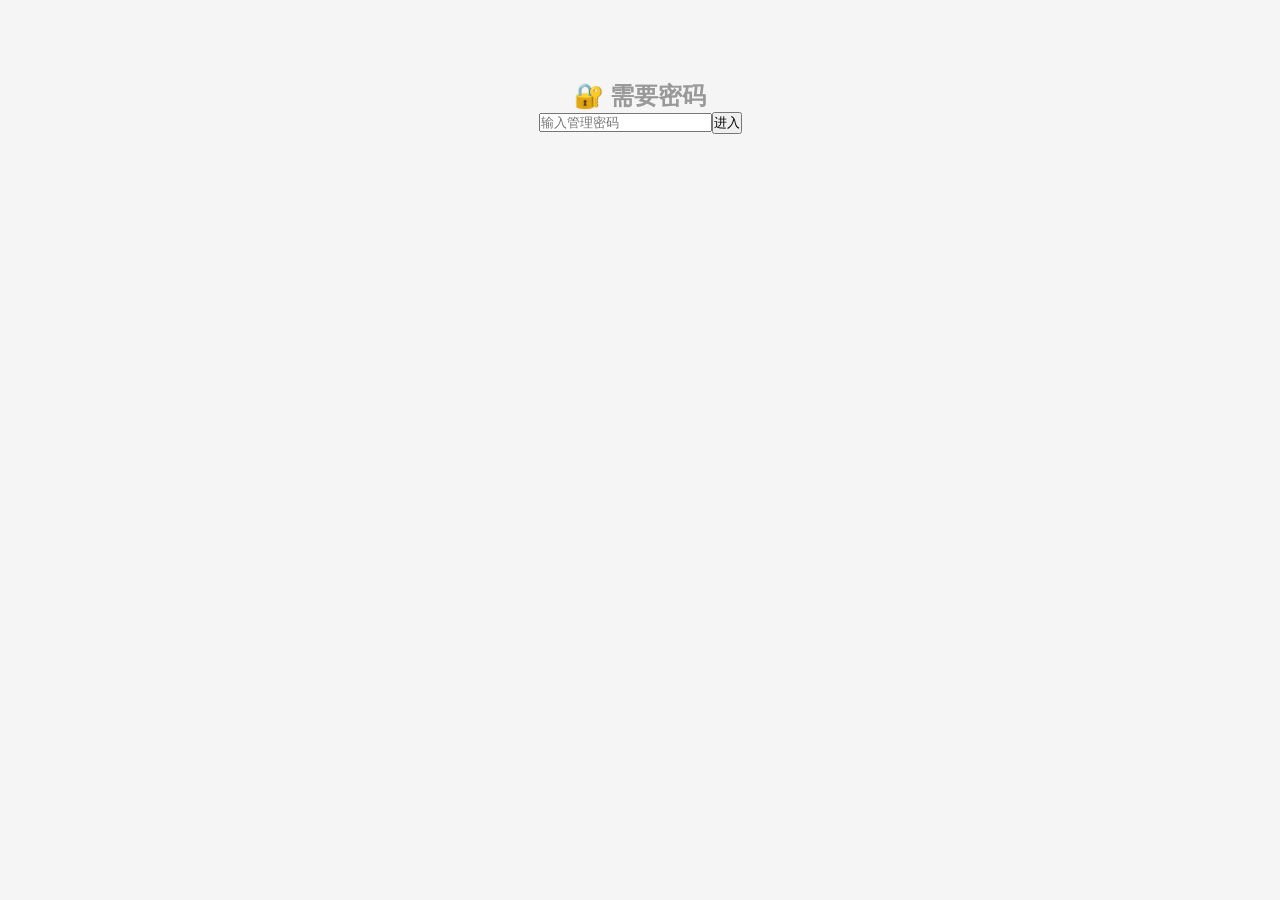
<file: admin-consults.html>
<!DOCTYPE html>
<html lang="zh-CN">
<head><meta charset="UTF-8"><title>咨询管理 · 思数培优</title>
<style>
*{margin:0;padding:0;box-sizing:border-box}
body{font-family:'Microsoft YaHei',sans-serif;background:#f5f5f5;color:#333;padding:20px}
h1{color:#1a237e;margin-bottom:20px}
.card{background:#fff;border-radius:12px;padding:16px;margin-bottom:12px;box-shadow:0 2px 8px rgba(0,0,0,.06)}
.card .meta{display:flex;gap:20px;font-size:12px;color:#999;margin-bottom:6px}
.card .name{font-weight:700;font-size:16px;color:#1a237e}
.card .contact{color:#e65100;font-weight:700}
.card .msg{font-size:14px;margin-top:6px;line-height:1.6}
.empty{text-align:center;padding:60px;color:#999}
.refresh{position:fixed;bottom:20px;right:20px;background:#1a237e;color:#fff;border:none;padding:12px 24px;border-radius:24px;font-size:14px;cursor:pointer;font-weight:700}
.del{color:#c62828;cursor:pointer;float:right;font-size:12px}
</style></head>
<body>
<h1>📋 在线咨询记录</h1>
<div id="list"></div>
<button class="refresh" onclick="render()">🔄 刷新</button>
<script>
const PASS = 'sishu2026';
if(location.hash !== '#'+PASS){document.body.innerHTML='<div class=\"empty\"><h2>🔐 需要密码</h2><input id=\"pw\" type=\"password\" placeholder=\"输入管理密码\"><button onclick=\"location.hash=document.getElementById(\"pw\").value;location.reload()\">进入</button></div>';}

function render(){
  const msgs = JSON.parse(localStorage.getItem('sishu_consults')||'[]');
  const list = document.getElementById('list');
  if(msgs.length===0){list.innerHTML='<div class=\"empty\">暂未收到咨询</div>';return;}
  list.innerHTML = msgs.reverse().map((m,i)=>{
    const d = new Date(m.date);
    return '<div class=\"card\"><div class=\"meta\"><span>'+d.toLocaleString('zh-CN')+'</span></div><div class=\"name\">'+m.name+'</div><div class=\"contact\">📞 '+m.contact+' · '+m.grade+'</div><div class=\"msg\">'+m.msg+'</div><span class=\"del\" onclick=\"del('+i+')\">删除</span></div>';
  }).join('');
}
function del(i){
  const msgs = JSON.parse(localStorage.getItem('sishu_consults')||'[]');
  msgs.splice(msgs.length-1-i,1);
  localStorage.setItem('sishu_consults',JSON.stringify(msgs));
  render();
}
render();
</script>
</body></html>
</file>
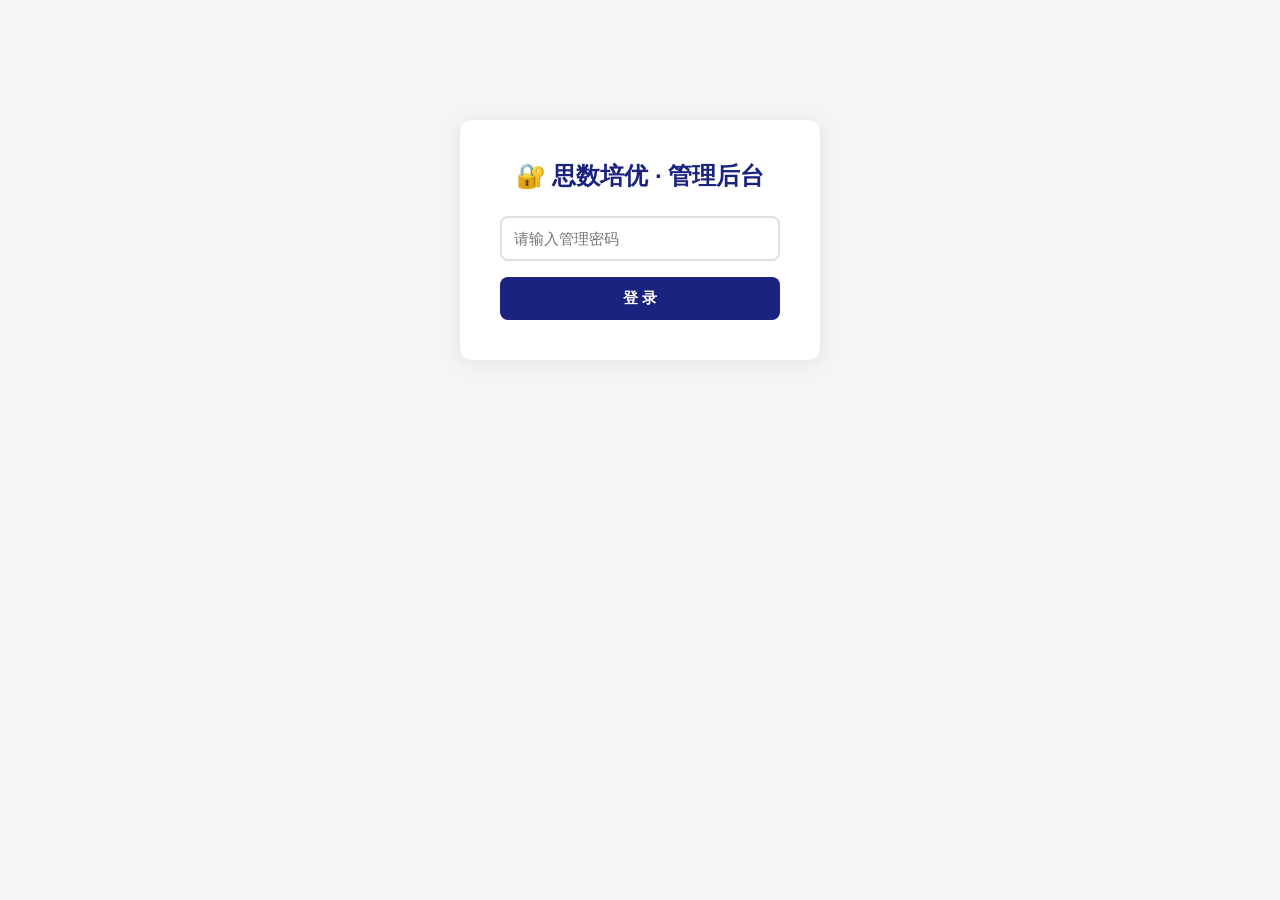
<file: admin.html>
<!DOCTYPE html>
<html lang="zh-CN">
<head>
<meta charset="UTF-8">
<meta name="viewport" content="width=device-width, initial-scale=1.0">
<title>思数培优 · 管理后台</title>
<style>
* { margin:0; padding:0; box-sizing:border-box; }
body { font-family: 'Microsoft YaHei', sans-serif; background:#f5f5f5; color:#212121; }
.container { max-width:1100px; margin:0 auto; padding:20px; }

/* Login */
.login-box { max-width:360px; margin:120px auto; background:#fff; border-radius:12px; padding:40px; box-shadow:0 2px 20px rgba(0,0,0,.08); text-align:center; }
.login-box h2 { color:#1a237e; margin-bottom:24px; }
.login-box input { width:100%; padding:12px; border:2px solid #e0e0e0; border-radius:8px; font-size:15px; margin-bottom:16px; }
.login-box input:focus { outline:none; border-color:#1a237e; }
.login-box button { width:100%; padding:12px; background:#1a237e; color:#fff; border:none; border-radius:8px; font-size:15px; cursor:pointer; font-weight:600; }

/* Header */
.header { background:linear-gradient(135deg, #1a237e, #283593); color:#fff; padding:20px 0; }
.header h1 { font-size:22px; }
.header .logout { float:right; color:#90caf9; cursor:pointer; font-size:14px; margin-top:4px; }

/* Stats */
.stats { display:grid; grid-template-columns:repeat(4,1fr); gap:16px; margin:24px 0; }
.stat-card { background:#fff; border-radius:12px; padding:24px; text-align:center; box-shadow:0 2px 12px rgba(0,0,0,.05); }
.stat-card .num { font-size:36px; font-weight:900; }
.stat-card .label { font-size:13px; color:#757575; margin-top:4px; }
.stat-card:nth-child(1) .num { color:#1a237e; }
.stat-card:nth-child(2) .num { color:#2e7d32; }
.stat-card:nth-child(3) .num { color:#e65100; }
.stat-card:nth-child(4) .num { color:#1565c0; }

/* Topic stats */
.topic-stats { display:flex; flex-wrap:wrap; gap:12px; margin-bottom:24px; }
.topic-stat { background:#fff; border-radius:20px; padding:8px 20px; font-size:13px; box-shadow:0 1px 8px rgba(0,0,0,.04); }
.topic-stat b { color:#1a237e; }

/* Table */
.table-wrap { background:#fff; border-radius:12px; overflow:hidden; box-shadow:0 2px 12px rgba(0,0,0,.05); }
.table-wrap table { width:100%; border-collapse:collapse; }
.table-wrap th { background:#f5f5f5; padding:14px 16px; font-size:13px; text-align:left; color:#757575; font-weight:600; }
.table-wrap td { padding:12px 16px; font-size:14px; border-bottom:1px solid #f0f0f0; }
.acc-badge { display:inline-block; padding:2px 10px; border-radius:12px; font-size:13px; font-weight:700; }
.acc-high { background:#e8f5e9; color:#2e7d32; }
.acc-mid  { background:#fff3e0; color:#e65100; }
.acc-low  { background:#fce4ec; color:#c62828; }

.refresh { text-align:right; margin:12px 0; }
.refresh button { padding:8px 24px; background:#1a237e; color:#fff; border:none; border-radius:6px; cursor:pointer; font-size:13px; }

@media(max-width:768px){ .stats{ grid-template-columns:repeat(2,1fr); } }
</style>
</head>
<body>

<div id="loginPage">
  <div class="login-box">
    <h2>🔐 思数培优 · 管理后台</h2>
    <input type="password" id="pwdInput" placeholder="请输入管理密码" onkeydown="if(event.key==='Enter')login()">
    <button onclick="login()">登 录</button>
    <p style="color:#ef4444;font-size:13px;margin-top:12px;display:none;" id="loginErr">密码错误</p>
  </div>
</div>

<div id="mainPage" style="display:none;">
  <div class="header">
    <div class="container">
      <span class="logout" onclick="logout()">退出登录</span>
      <h1>📊 思数培优 · 学生刷题数据</h1>
    </div>
  </div>
  <div class="container">
    <div class="refresh"><button onclick="loadData()">🔄 刷新数据</button></div>
    <div class="stats">
      <div class="stat-card"><div class="num" id="totalQuizzes">-</div><div class="label">总刷题次数</div></div>
      <div class="stat-card"><div class="num" id="totalUsers">-</div><div class="label">刷题用户数</div></div>
      <div class="stat-card"><div class="num" id="avgAccuracy">-%</div><div class="label">平均正确率</div></div>
      <div class="stat-card"><div class="num" id="todayQuizzes">-</div><div class="label">今日刷题</div></div>
    </div>

    <div class="topic-stats" id="topicStats"></div>

    <h3 style="margin:20px 0 12px;">📋 刷题记录</h3>
    <div class="table-wrap">
      <table>
        <thead>
          <tr><th>时间</th><th>用户</th><th>得分</th><th>正确率</th><th>专题</th><th>难度</th></tr>
        </thead>
        <tbody id="recordsTable"></tbody>
      </table>
    </div>
    <p style="text-align:center;color:#757575;margin:20px 0;font-size:12px;" id="emptyMsg" hidden>暂无数据</p>
  </div>
</div>

<script>
let token = localStorage.getItem('sishu_admin_token') || '';

function login() {
  const pwd = document.getElementById('pwdInput').value;
  fetch('/api/admin/login', { method:'POST', headers:{'Content-Type':'application/json'}, body:JSON.stringify({password:pwd}) })
  .then(r => r.json())
  .then(d => {
    if (d.success) {
      token = d.token;
      localStorage.setItem('sishu_admin_token', token);
      showMain();
    } else {
      document.getElementById('loginErr').style.display = 'block';
    }
  });
}

function logout() {
  localStorage.removeItem('sishu_admin_token');
  token = '';
  location.reload();
}

function showMain() {
  document.getElementById('loginPage').style.display = 'none';
  document.getElementById('mainPage').style.display = 'block';
  loadData();
}

function loadData() {
  if (!token) return;
  fetch('/api/admin/stats?token=' + token)
    .then(r => r.json())
    .then(d => {
      if (d.error) { logout(); return; }
      document.getElementById('totalQuizzes').textContent = d.totalQuizzes;
      document.getElementById('totalUsers').textContent = d.totalUsers;
      document.getElementById('avgAccuracy').textContent = d.avgAccuracy + '%';
      document.getElementById('todayQuizzes').textContent = d.todayQuizzes;

      let th = '';
      (d.topicStats || []).forEach(t => {
        th += '<span class="topic-stat"><b>' + t.topic + '</b>: ' + t.count + '次 (均' + t.avgAccuracy + '%)</span>';
      });
      document.getElementById('topicStats').innerHTML = th;
    });

  fetch('/api/admin/students?token=' + token + '&limit=100')
    .then(r => r.json())
    .then(d => {
      if (d.error) return;
      const tbody = document.getElementById('recordsTable');
      if (!d.results || d.results.length === 0) {
        document.getElementById('emptyMsg').hidden = false;
        return;
      }
      document.getElementById('emptyMsg').hidden = true;
      let accClass = v => v >= 80 ? 'acc-high' : v >= 60 ? 'acc-mid' : 'acc-low';
      tbody.innerHTML = d.results.map(r =>
        '<tr>' +
        '<td>' + (r.createdAt || '').replace('T',' ').substring(0,16) + '</td>' +
        '<td>' + r.openid + '</td>' +
        '<td>' + r.score + '/' + r.total + '</td>' +
        '<td><span class="acc-badge ' + accClass(r.accuracy) + '">' + r.accuracy + '%</span></td>' +
        '<td>' + r.topics + '</td>' +
        '<td>' + r.difficulty + '</td>' +
        '</tr>'
      ).join('');
    });
}

// Auto-login if token exists
if (token) showMain();
</script>
</body>
</html>
</file>
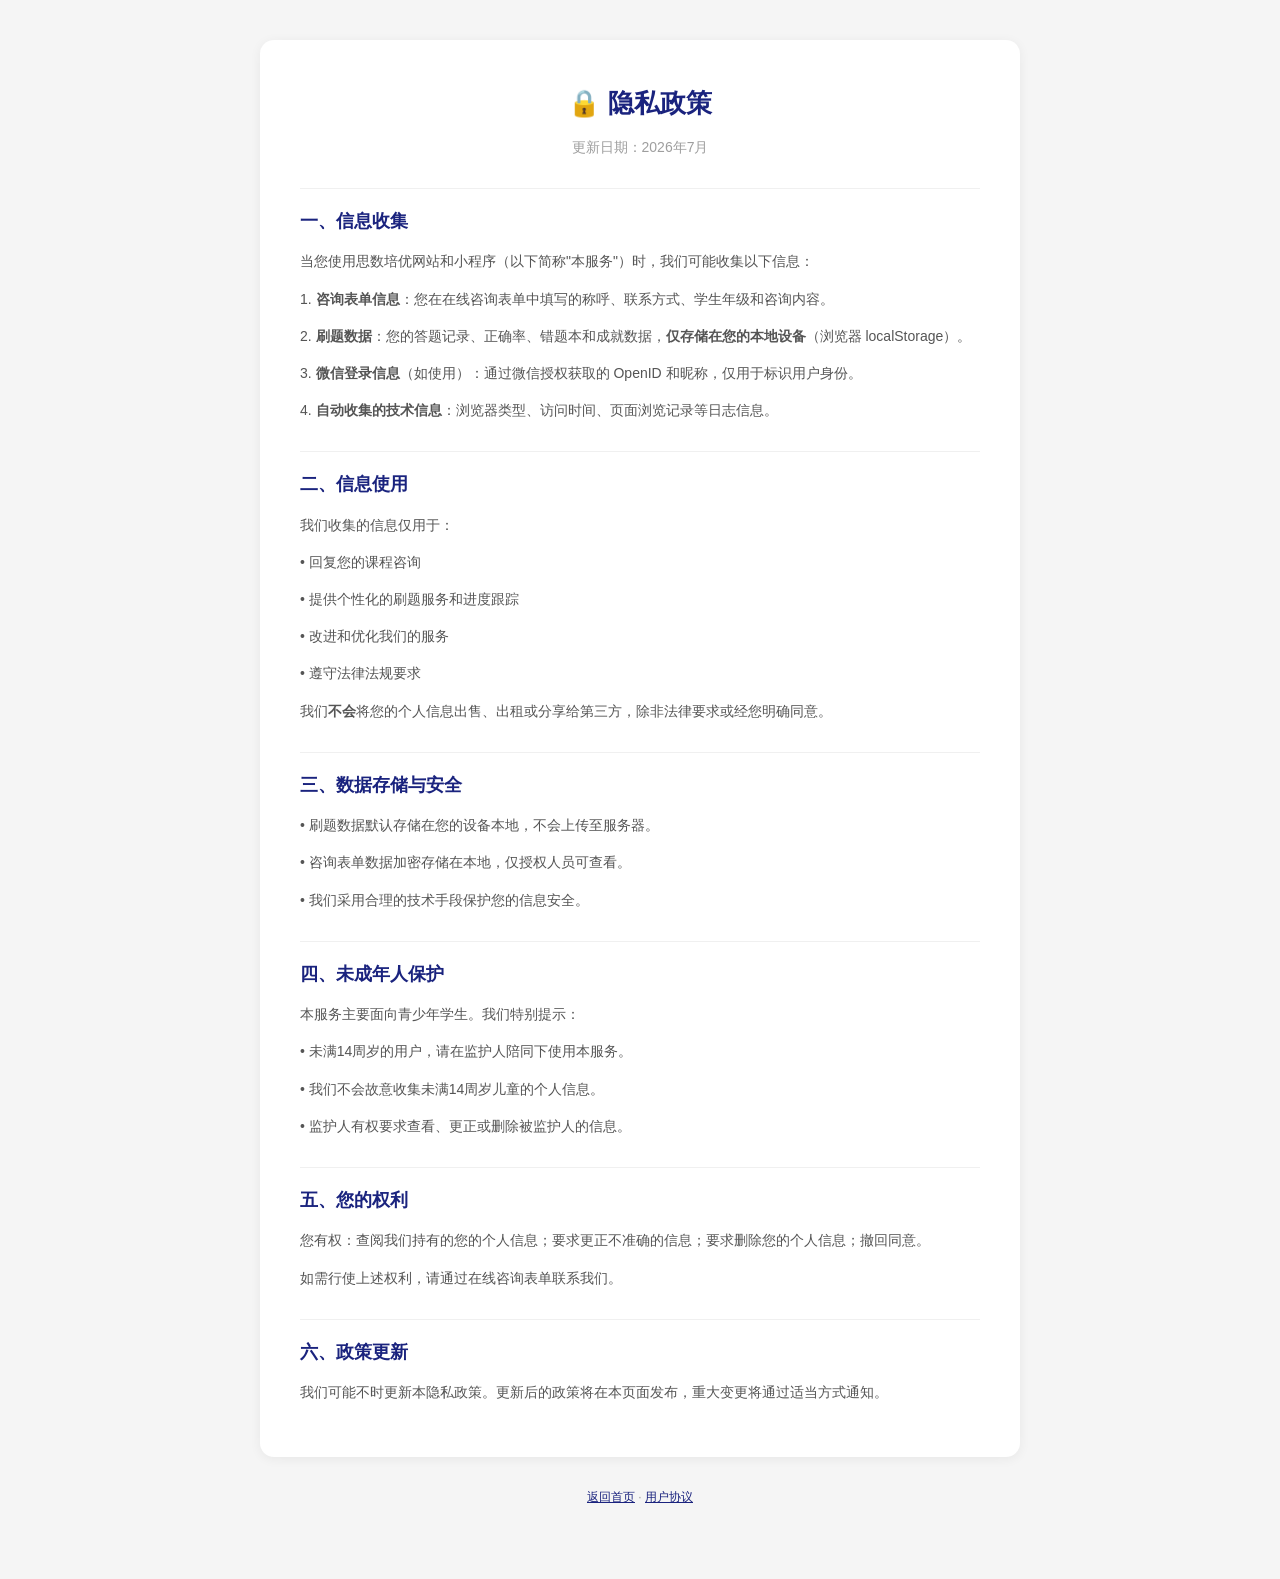
<file: privacy.html>
<!DOCTYPE html>
<html lang="zh-CN">
<head>
<meta charset="UTF-8">
<meta name="viewport" content="width=device-width, initial-scale=1.0">
<title>隐私政策 · 思数培优</title>
<style>
*{margin:0;padding:0;box-sizing:border-box;}
body{font-family:'Microsoft YaHei',sans-serif;background:#f5f5f5;color:#333;line-height:1.8;}
.container{max-width:800px;margin:0 auto;padding:40px 20px;}
.card{background:#fff;border-radius:14px;padding:40px;box-shadow:0 2px 12px rgba(0,0,0,.06);}
h1{font-size:26px;color:#1a237e;text-align:center;margin-bottom:8px;}
h2{font-size:18px;color:#1a237e;margin:28px 0 12px;padding-top:16px;border-top:1px solid #f0f0f0;}
p{font-size:14px;color:#555;margin-bottom:12px;}
.footer{text-align:center;padding:30px;color:#9e9e9e;font-size:12px;}
a{color:#1a237e;}
</style>
</head>
<body>
<div class="container">
  <div class="card">
    <h1>🔒 隐私政策</h1>
    <p style="text-align:center;color:#9e9e9e;">更新日期：2026年7月</p>

    <h2>一、信息收集</h2>
    <p>当您使用思数培优网站和小程序（以下简称"本服务"）时，我们可能收集以下信息：</p>
    <p>1. <strong>咨询表单信息</strong>：您在在线咨询表单中填写的称呼、联系方式、学生年级和咨询内容。</p>
    <p>2. <strong>刷题数据</strong>：您的答题记录、正确率、错题本和成就数据，<strong>仅存储在您的本地设备</strong>（浏览器 localStorage）。</p>
    <p>3. <strong>微信登录信息</strong>（如使用）：通过微信授权获取的 OpenID 和昵称，仅用于标识用户身份。</p>
    <p>4. <strong>自动收集的技术信息</strong>：浏览器类型、访问时间、页面浏览记录等日志信息。</p>

    <h2>二、信息使用</h2>
    <p>我们收集的信息仅用于：</p>
    <p>• 回复您的课程咨询</p>
    <p>• 提供个性化的刷题服务和进度跟踪</p>
    <p>• 改进和优化我们的服务</p>
    <p>• 遵守法律法规要求</p>
    <p>我们<strong>不会</strong>将您的个人信息出售、出租或分享给第三方，除非法律要求或经您明确同意。</p>

    <h2>三、数据存储与安全</h2>
    <p>• 刷题数据默认存储在您的设备本地，不会上传至服务器。</p>
    <p>• 咨询表单数据加密存储在本地，仅授权人员可查看。</p>
    <p>• 我们采用合理的技术手段保护您的信息安全。</p>

    <h2>四、未成年人保护</h2>
    <p>本服务主要面向青少年学生。我们特别提示：</p>
    <p>• 未满14周岁的用户，请在监护人陪同下使用本服务。</p>
    <p>• 我们不会故意收集未满14周岁儿童的个人信息。</p>
    <p>• 监护人有权要求查看、更正或删除被监护人的信息。</p>

    <h2>五、您的权利</h2>
    <p>您有权：查阅我们持有的您的个人信息；要求更正不准确的信息；要求删除您的个人信息；撤回同意。</p>
    <p>如需行使上述权利，请通过在线咨询表单联系我们。</p>

    <h2>六、政策更新</h2>
    <p>我们可能不时更新本隐私政策。更新后的政策将在本页面发布，重大变更将通过适当方式通知。</p>
  </div>
  <div class="footer">
    <a href="index.html">返回首页</a> · <a href="terms.html">用户协议</a>
  </div>
</div>
</body>
</html>
</file>
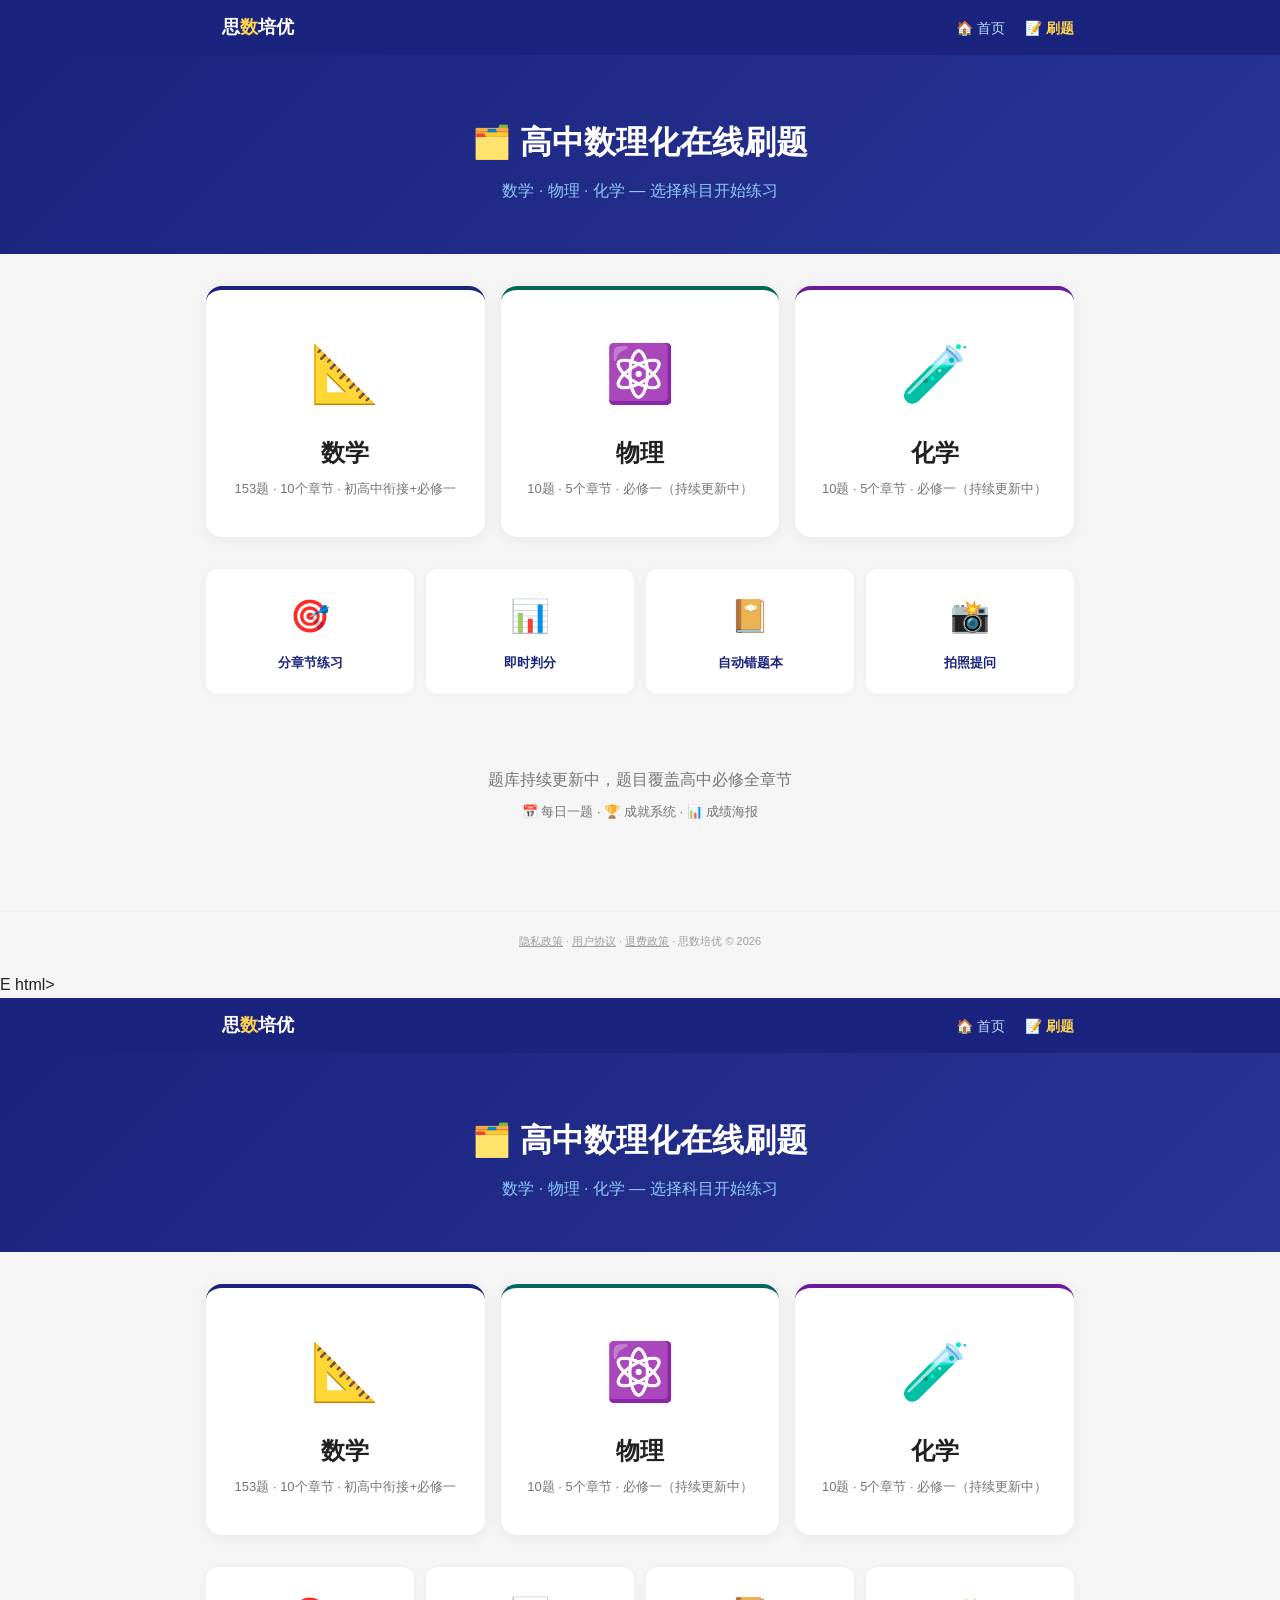
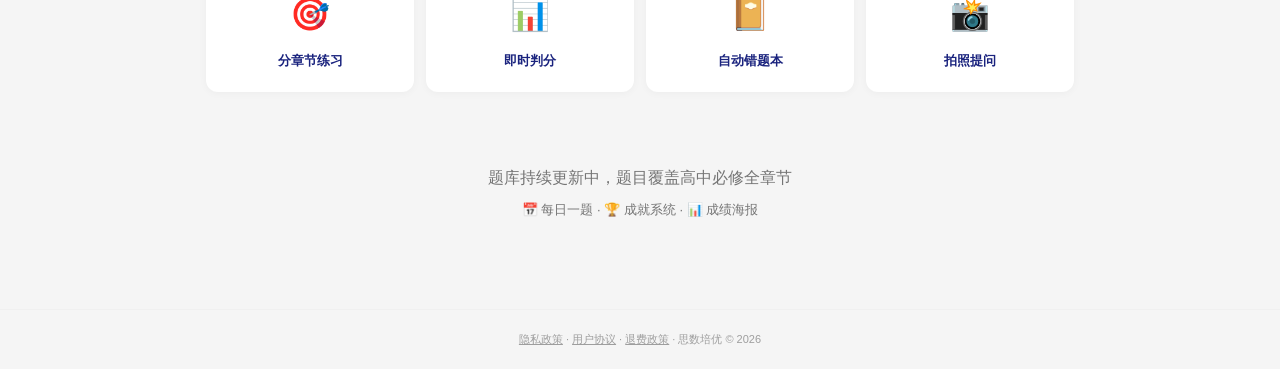
<file: subjects.html>
<!DOCTYPE html>
<html lang="zh-CN">
<head>
<meta charset="UTF-8">
<meta name="viewport" content="width=device-width, initial-scale=1.0">
<title>高中数理化刷题 · 思数培优</title>
<style>
*{margin:0;padding:0;box-sizing:border-box;}
body{font-family:'Microsoft YaHei','微软雅黑',sans-serif;background:#f5f5f5;color:#212121;line-height:1.7;}

.nav{background:#1a237e;padding:12px 0;position:sticky;top:0;z-index:99;}
.nav .container{max-width:900px;margin:0 auto;padding:0 16px;display:flex;align-items:center;justify-content:space-between;}
.nav .logo{color:#fff;font-weight:900;font-size:18px;text-decoration:none;}
.nav .logo span{color:#ffd54f;}
.nav a{color:#bbdefb;text-decoration:none;font-size:14px;margin-left:16px;}

.hero{background:linear-gradient(135deg,#1a237e,#283593);color:#fff;padding:60px 16px 50px;text-align:center;}
.hero h1{font-size:32px;font-weight:900;margin-bottom:8px;}
.hero p{font-size:16px;color:#90caf9;}

.container{max-width:900px;margin:0 auto;padding:0 16px;}

.subjects{display:grid;grid-template-columns:repeat(3,1fr);gap:16px;margin:32px 0;}

.subj-card{display:block;background:#fff;border-radius:16px;padding:36px 24px;text-align:center;text-decoration:none;color:#212121;box-shadow:0 2px 16px rgba(0,0,0,.06);transition:transform .2s,box-shadow .2s;}
.subj-card:hover{transform:translateY(-4px);box-shadow:0 8px 32px rgba(0,0,0,.12);}
.subj-card .sc-icon{font-size:56px;display:block;margin-bottom:12px;}
.subj-card .sc-name{font-size:24px;font-weight:900;display:block;}
.subj-card .sc-count{font-size:13px;color:#757575;margin-top:6px;}
.subj-card.math{border-top:4px solid #1a237e;}
.subj-card.physics{border-top:4px solid #00695c;}
.subj-card.chemistry{border-top:4px solid #6a1b9a;}

.feat{display:grid;grid-template-columns:repeat(4,1fr);gap:12px;margin:32px 0;}
.feat-card{background:#fff;border-radius:12px;padding:20px 16px;text-align:center;box-shadow:0 1px 8px rgba(0,0,0,.04);}
.feat-card .fi{font-size:32px;margin-bottom:8px;}
.feat-card .fl{font-size:13px;font-weight:700;color:#1a237e;}

.cta{text-align:center;padding:40px 0 60px;}
.cta p{color:#757575;margin-bottom:8px;}

@media(max-width:768px){.subjects{grid-template-columns:1fr;}.feat{grid-template-columns:repeat(2,1fr);}}

</style>
</head>
<body>

<nav class="nav">
  <div class="container">
    <a href="index.html" class="logo">思<span>数</span>培优</a>
    <div>
      <a href="index.html">🏠 首页</a>
      <a href="subjects.html" style="color:#ffd54f;font-weight:700;">📝 刷题</a>
    </div>
  </div>
</nav>

<section class="hero">
  <h1>🗂️ 高中数理化在线刷题</h1>
  <p>数学 · 物理 · 化学 — 选择科目开始练习</p>
</section>

<div class="container">

  <div class="subjects">
    <a href="quiz.html" class="subj-card math">
      <span class="sc-icon">📐</span>
      <span class="sc-name">数学</span>
      <span class="sc-count">153题 · 10个章节 · 初高中衔接+必修一</span>
    </a>
    <a href="quiz-physics.html" class="subj-card physics">
      <span class="sc-icon">⚛️</span>
      <span class="sc-name">物理</span>
      <span class="sc-count">10题 · 5个章节 · 必修一（持续更新中）</span>
    </a>
    <a href="quiz-chemistry.html" class="subj-card chemistry">
      <span class="sc-icon">🧪</span>
      <span class="sc-name">化学</span>
      <span class="sc-count">10题 · 5个章节 · 必修一（持续更新中）</span>
    </a>
  </div>

  <div class="feat">
    <div class="feat-card"><div class="fi">🎯</div><div class="fl">分章节练习</div></div>
    <div class="feat-card"><div class="fi">📊</div><div class="fl">即时判分</div></div>
    <div class="feat-card"><div class="fi">📔</div><div class="fl">自动错题本</div></div>
    <div class="feat-card"><div class="fi">📸</div><div class="fl">拍照提问</div></div>
  </div>

  <div class="cta">
    <p>题库持续更新中，题目覆盖高中必修全章节</p>
    <p style="font-size:13px;">📅 每日一题 · 🏆 成就系统 · 📊 成绩海报</p>
  </div>

</div>






<div class="compliance-footer"><div style="text-align:center;padding:20px;font-size:11px;color:#9e9e9e;border-top:1px solid #f0f0f0;margin-top:20px;"><a href="privacy.html" style="color:#9e9e9e;">隐私政策</a> · <a href="terms.html" style="color:#9e9e9e;">用户协议</a> · <a href="terms.html#退费" style="color:#9e9e9e;">退费政策</a> · 思数培优 © 2026</div></div>

E html>
<html lang="zh-CN">
<head>
<meta charset="UTF-8">
<meta name="viewport" content="width=device-width, initial-scale=1.0">
<title>高中数理化刷题 · 思数培优</title>
<style>
*{margin:0;padding:0;box-sizing:border-box;}
body{font-family:'Microsoft YaHei','微软雅黑',sans-serif;background:#f5f5f5;color:#212121;line-height:1.7;}

.nav{background:#1a237e;padding:12px 0;position:sticky;top:0;z-index:99;}
.nav .container{max-width:900px;margin:0 auto;padding:0 16px;display:flex;align-items:center;justify-content:space-between;}
.nav .logo{color:#fff;font-weight:900;font-size:18px;text-decoration:none;}
.nav .logo span{color:#ffd54f;}
.nav a{color:#bbdefb;text-decoration:none;font-size:14px;margin-left:16px;}

.hero{background:linear-gradient(135deg,#1a237e,#283593);color:#fff;padding:60px 16px 50px;text-align:center;}
.hero h1{font-size:32px;font-weight:900;margin-bottom:8px;}
.hero p{font-size:16px;color:#90caf9;}

.container{max-width:900px;margin:0 auto;padding:0 16px;}

.subjects{display:grid;grid-template-columns:repeat(3,1fr);gap:16px;margin:32px 0;}

.subj-card{display:block;background:#fff;border-radius:16px;padding:36px 24px;text-align:center;text-decoration:none;color:#212121;box-shadow:0 2px 16px rgba(0,0,0,.06);transition:transform .2s,box-shadow .2s;}
.subj-card:hover{transform:translateY(-4px);box-shadow:0 8px 32px rgba(0,0,0,.12);}
.subj-card .sc-icon{font-size:56px;display:block;margin-bottom:12px;}
.subj-card .sc-name{font-size:24px;font-weight:900;display:block;}
.subj-card .sc-count{font-size:13px;color:#757575;margin-top:6px;}
.subj-card.math{border-top:4px solid #1a237e;}
.subj-card.physics{border-top:4px solid #00695c;}
.subj-card.chemistry{border-top:4px solid #6a1b9a;}

.feat{display:grid;grid-template-columns:repeat(4,1fr);gap:12px;margin:32px 0;}
.feat-card{background:#fff;border-radius:12px;padding:20px 16px;text-align:center;box-shadow:0 1px 8px rgba(0,0,0,.04);}
.feat-card .fi{font-size:32px;margin-bottom:8px;}
.feat-card .fl{font-size:13px;font-weight:700;color:#1a237e;}

.cta{text-align:center;padding:40px 0 60px;}
.cta p{color:#757575;margin-bottom:8px;}

@media(max-width:768px){.subjects{grid-template-columns:1fr;}.feat{grid-template-columns:repeat(2,1fr);}}

</style>
</head>
<body>

<nav class="nav">
  <div class="container">
    <a href="index.html" class="logo">思<span>数</span>培优</a>
    <div>
      <a href="index.html">🏠 首页</a>
      <a href="subjects.html" style="color:#ffd54f;font-weight:700;">📝 刷题</a>
    </div>
  </div>
</nav>

<section class="hero">
  <h1>🗂️ 高中数理化在线刷题</h1>
  <p>数学 · 物理 · 化学 — 选择科目开始练习</p>
</section>

<div class="container">

  <div class="subjects">
    <a href="quiz.html" class="subj-card math">
      <span class="sc-icon">📐</span>
      <span class="sc-name">数学</span>
      <span class="sc-count">153题 · 10个章节 · 初高中衔接+必修一</span>
    </a>
    <a href="quiz-physics.html" class="subj-card physics">
      <span class="sc-icon">⚛️</span>
      <span class="sc-name">物理</span>
      <span class="sc-count">10题 · 5个章节 · 必修一（持续更新中）</span>
    </a>
    <a href="quiz-chemistry.html" class="subj-card chemistry">
      <span class="sc-icon">🧪</span>
      <span class="sc-name">化学</span>
      <span class="sc-count">10题 · 5个章节 · 必修一（持续更新中）</span>
    </a>
  </div>

  <div class="feat">
    <div class="feat-card"><div class="fi">🎯</div><div class="fl">分章节练习</div></div>
    <div class="feat-card"><div class="fi">📊</div><div class="fl">即时判分</div></div>
    <div class="feat-card"><div class="fi">📔</div><div class="fl">自动错题本</div></div>
    <div class="feat-card"><div class="fi">📸</div><div class="fl">拍照提问</div></div>
  </div>

  <div class="cta">
    <p>题库持续更新中，题目覆盖高中必修全章节</p>
    <p style="font-size:13px;">📅 每日一题 · 🏆 成就系统 · 📊 成绩海报</p>
  </div>

</div>






<div class="compliance-footer"><div style="text-align:center;padding:20px;font-size:11px;color:#9e9e9e;border-top:1px solid #f0f0f0;margin-top:20px;"><a href="privacy.html" style="color:#9e9e9e;">隐私政策</a> · <a href="terms.html" style="color:#9e9e9e;">用户协议</a> · <a href="terms.html#退费" style="color:#9e9e9e;">退费政策</a> · 思数培优 © 2026</div></div>



</body>
</html>
</file>
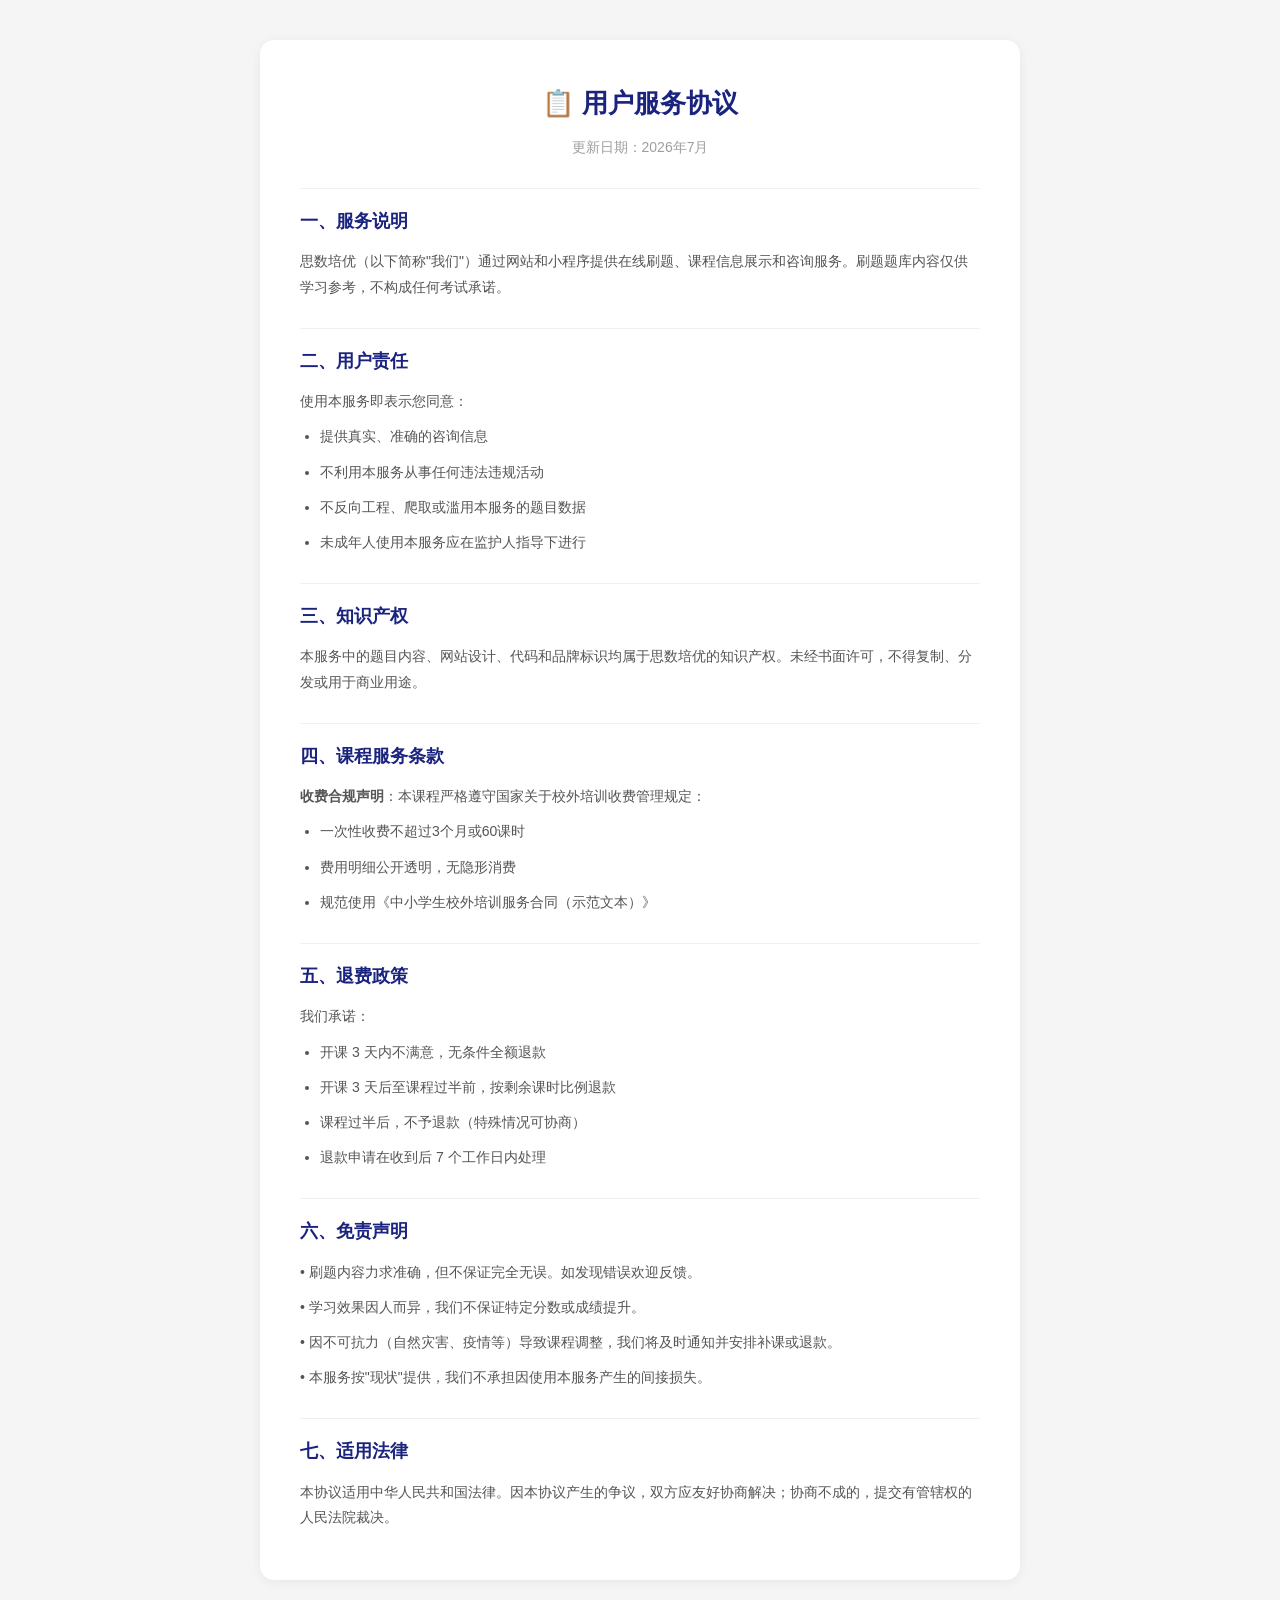
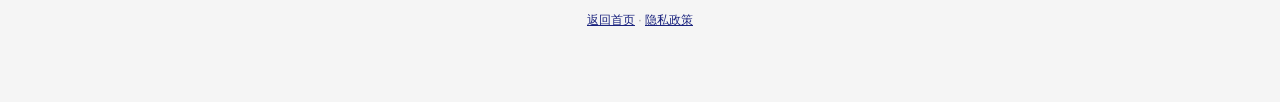
<file: terms.html>
<!DOCTYPE html>
<html lang="zh-CN">
<head>
<meta charset="UTF-8">
<meta name="viewport" content="width=device-width, initial-scale=1.0">
<title>用户协议 · 思数培优</title>
<style>
*{margin:0;padding:0;box-sizing:border-box;}
body{font-family:'Microsoft YaHei',sans-serif;background:#f5f5f5;color:#333;line-height:1.8;}
.container{max-width:800px;margin:0 auto;padding:40px 20px;}
.card{background:#fff;border-radius:14px;padding:40px;box-shadow:0 2px 12px rgba(0,0,0,.06);}
h1{font-size:26px;color:#1a237e;text-align:center;margin-bottom:8px;}
h2{font-size:18px;color:#1a237e;margin:28px 0 12px;padding-top:16px;border-top:1px solid #f0f0f0;}
p,li{font-size:14px;color:#555;margin-bottom:10px;}
ul{padding-left:20px;}
.footer{text-align:center;padding:30px;color:#9e9e9e;font-size:12px;}
a{color:#1a237e;}
</style>
</head>
<body>
<div class="container">
  <div class="card">
    <h1>📋 用户服务协议</h1>
    <p style="text-align:center;color:#9e9e9e;">更新日期：2026年7月</p>

    <h2>一、服务说明</h2>
    <p>思数培优（以下简称"我们"）通过网站和小程序提供在线刷题、课程信息展示和咨询服务。刷题题库内容仅供学习参考，不构成任何考试承诺。</p>

    <h2>二、用户责任</h2>
    <p>使用本服务即表示您同意：</p>
    <ul>
      <li>提供真实、准确的咨询信息</li>
      <li>不利用本服务从事任何违法违规活动</li>
      <li>不反向工程、爬取或滥用本服务的题目数据</li>
      <li>未成年人使用本服务应在监护人指导下进行</li>
    </ul>

    <h2>三、知识产权</h2>
    <p>本服务中的题目内容、网站设计、代码和品牌标识均属于思数培优的知识产权。未经书面许可，不得复制、分发或用于商业用途。</p>

    <h2>四、课程服务条款</h2>
    <p><strong>收费合规声明</strong>：本课程严格遵守国家关于校外培训收费管理规定：</p>
    <ul>
      <li>一次性收费不超过3个月或60课时</li>
      <li>费用明细公开透明，无隐形消费</li>
      <li>规范使用《中小学生校外培训服务合同（示范文本）》</li>
    </ul>

    <h2>五、退费政策</h2>
    <p>我们承诺：</p>
    <ul>
      <li>开课 3 天内不满意，无条件全额退款</li>
      <li>开课 3 天后至课程过半前，按剩余课时比例退款</li>
      <li>课程过半后，不予退款（特殊情况可协商）</li>
      <li>退款申请在收到后 7 个工作日内处理</li>
    </ul>

    <h2>六、免责声明</h2>
    <p>• 刷题内容力求准确，但不保证完全无误。如发现错误欢迎反馈。</p>
    <p>• 学习效果因人而异，我们不保证特定分数或成绩提升。</p>
    <p>• 因不可抗力（自然灾害、疫情等）导致课程调整，我们将及时通知并安排补课或退款。</p>
    <p>• 本服务按"现状"提供，我们不承担因使用本服务产生的间接损失。</p>

    <h2>七、适用法律</h2>
    <p>本协议适用中华人民共和国法律。因本协议产生的争议，双方应友好协商解决；协商不成的，提交有管辖权的人民法院裁决。</p>
  </div>
  <div class="footer">
    <a href="index.html">返回首页</a> · <a href="privacy.html">隐私政策</a>
  </div>
</div>
</body>
</html>
</file>
